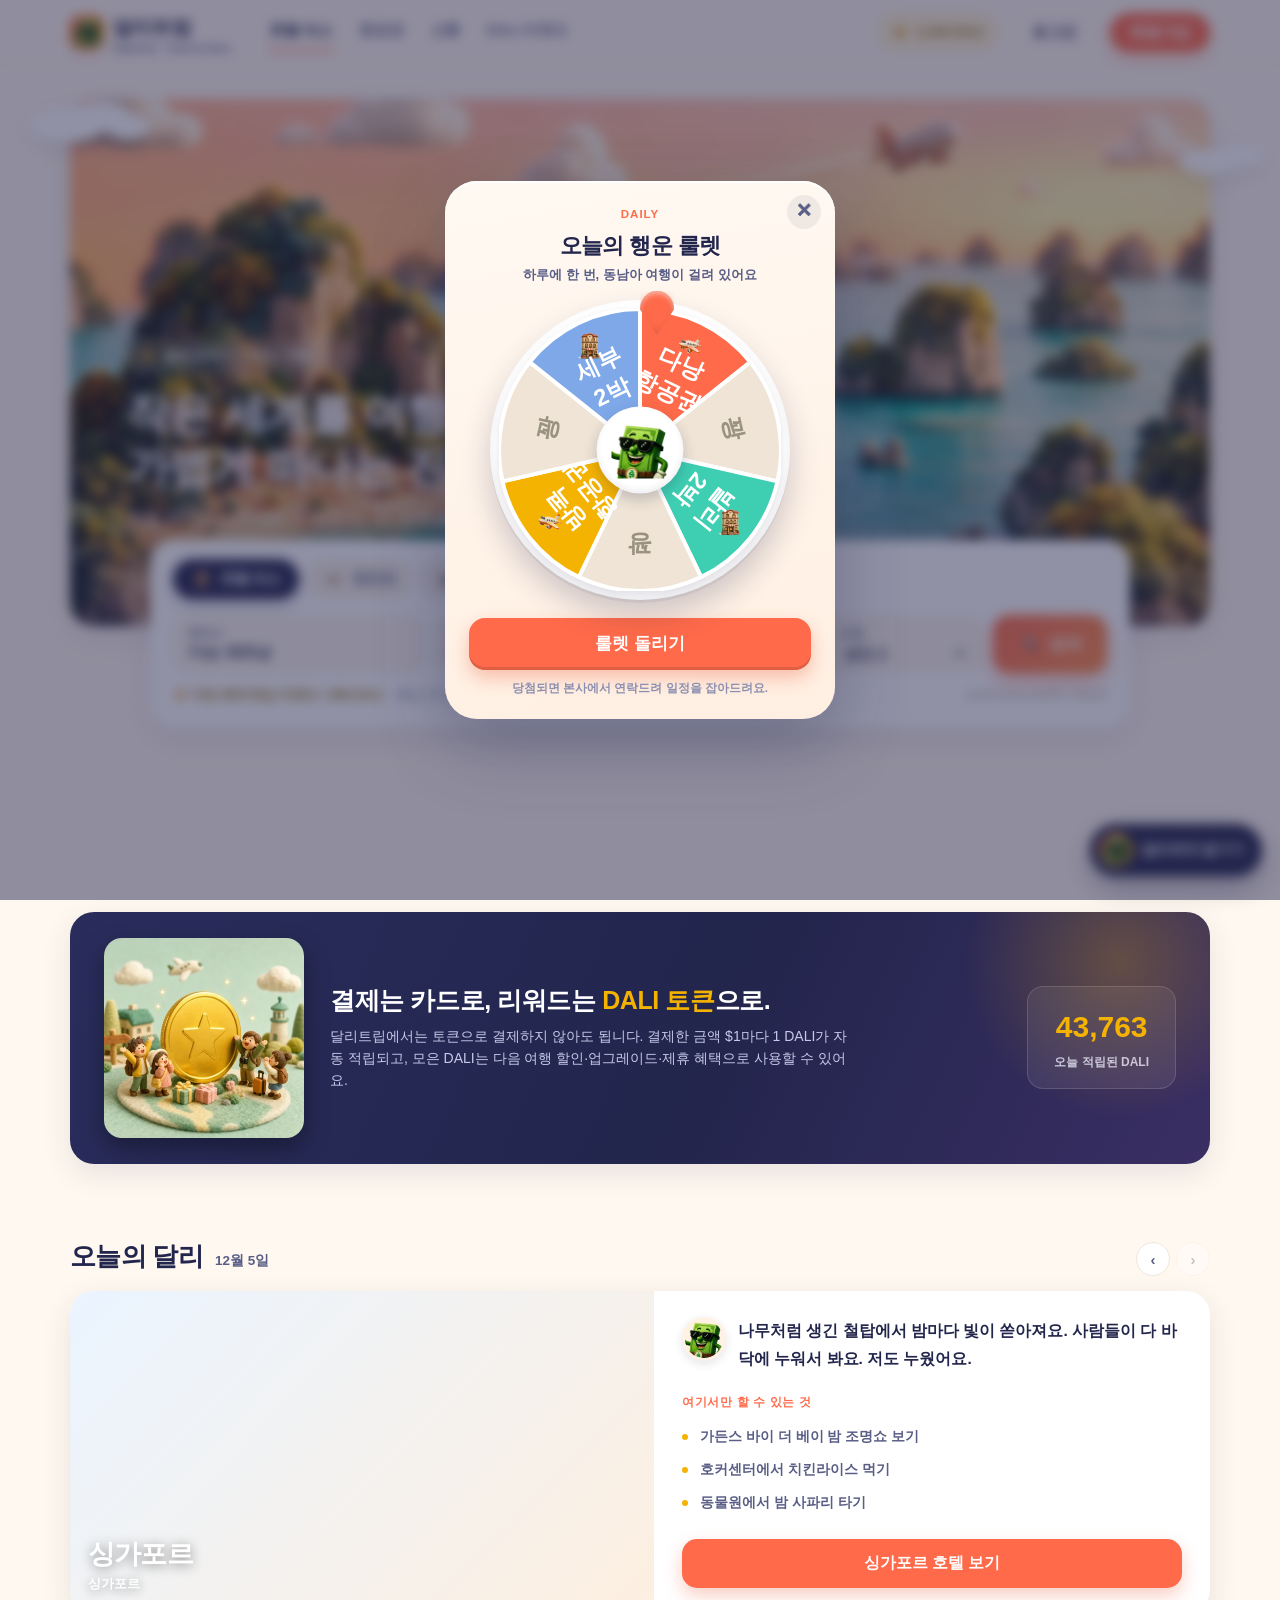
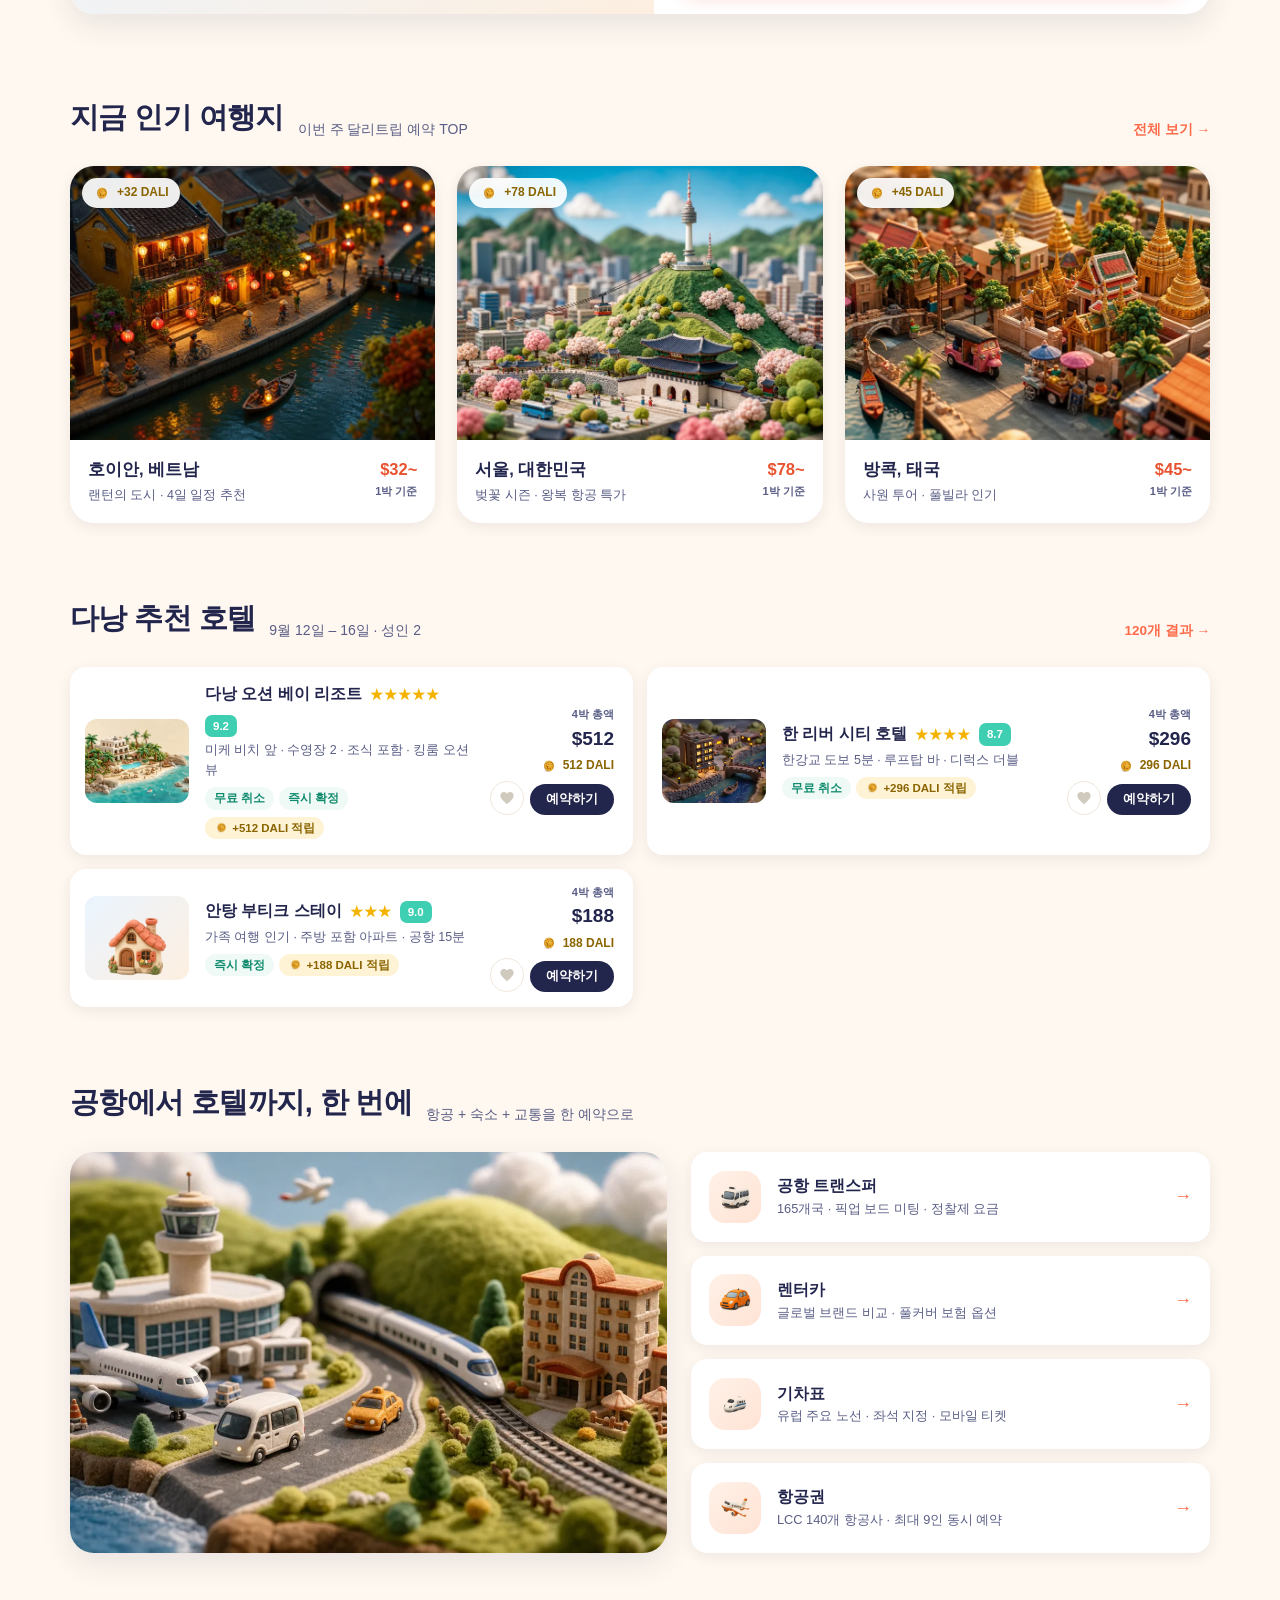
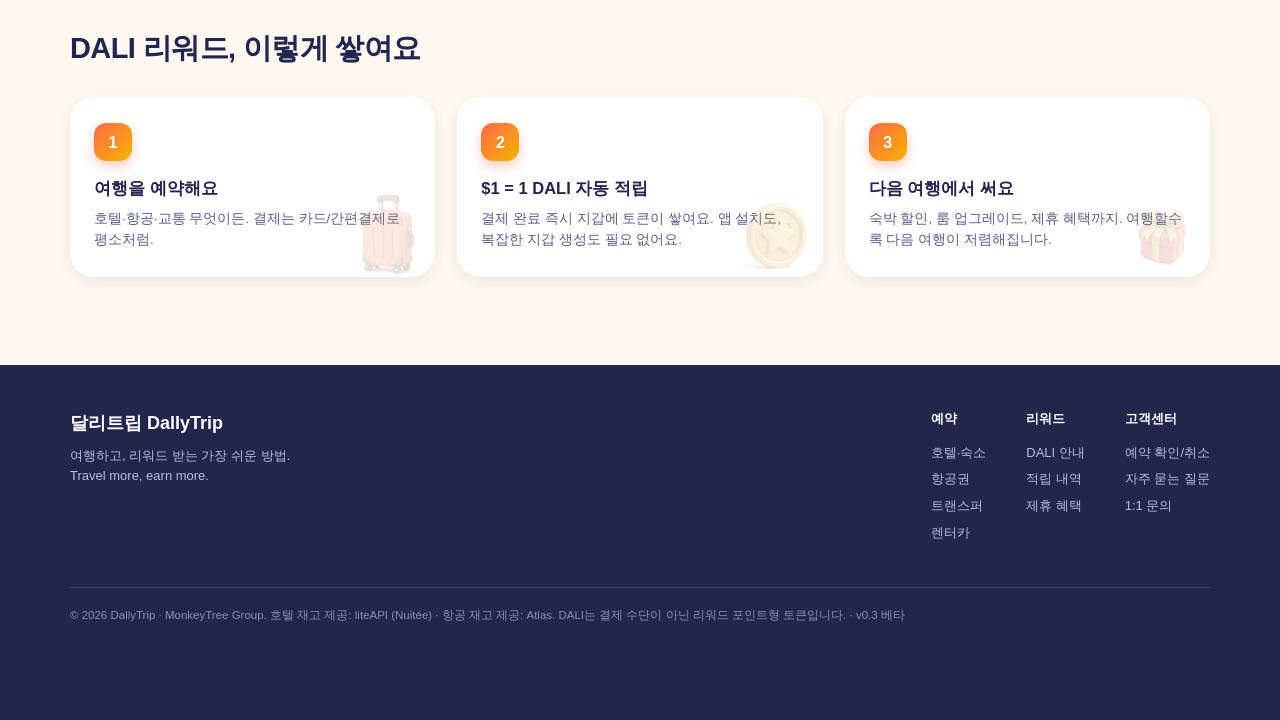
<file: index.html>
<!DOCTYPE html>
<html lang="ko">
<head>
<meta charset="UTF-8">
<meta name="viewport" content="width=device-width, initial-scale=1.0">
<link rel="icon" type="image/png" href="icons/favicon.png">
<title>달리트립 DallyTrip — 여행하고, 리워드 받고</title>
<style>
  :root{
    --ink:#22254C; --ink-soft:#5A5E86; --cream:#FFF8F0; --card:#FFFFFF;
    --coral:#FF6B4A; --coral-deep:#E8532F; --gold:#F5B301; --mint:#3ECFB2;
    --sky:#EAF4FF; --line:#F0E7DB;
    --r-lg:24px; --r-md:16px; --r-sm:10px;
    --shadow:0 10px 30px rgba(34,37,76,.10);
    --shadow-sm:0 4px 14px rgba(34,37,76,.08);
  }
  *{margin:0;padding:0;box-sizing:border-box}
  html{scroll-behavior:smooth}
  body{
    font-family:'Pretendard Variable',Pretendard,-apple-system,BlinkMacSystemFont,'Noto Sans KR','Segoe UI',sans-serif;
    background:var(--cream); color:var(--ink); line-height:1.6; overflow-x:hidden;
  }
  img{display:block;max-width:100%}
  button{font-family:inherit;cursor:pointer;border:none}
  a{text-decoration:none;color:inherit}
  .wrap{max-width:1180px;margin:0 auto;padding:0 20px}

  /* ---------- header ---------- */
  header{
    position:sticky;top:0;z-index:50;
    background:rgba(255,248,240,.85); backdrop-filter:blur(14px);
    border-bottom:1px solid var(--line);
  }
  .nav{display:flex;align-items:center;gap:28px;height:64px}
  .logo{display:flex;align-items:center;gap:9px;font-weight:800;font-size:20px;letter-spacing:-.3px}
  .logo .mark{
    width:34px;height:34px;border-radius:11px;
    background:linear-gradient(135deg,var(--coral),var(--gold));
    display:grid;place-items:center;color:#fff;font-size:17px;
    box-shadow:0 4px 10px rgba(255,107,74,.35);
    animation:bob 3.2s ease-in-out infinite;
  }
  .logo .mark img{width:100%;height:100%;object-fit:contain;padding:3px}
  .logo small{font-weight:600;color:var(--ink-soft);font-size:11px;display:block;line-height:1}
  .menu{display:flex;gap:22px;font-weight:600;font-size:14.5px;color:var(--ink-soft);margin-left:8px}
  .menu a{padding:6px 2px;border-bottom:2px solid transparent;transition:.2s}
  .menu a:hover,.menu a.on{color:var(--ink);border-color:var(--coral)}
  .nav-right{margin-left:auto;display:flex;align-items:center;gap:12px}
  .dali-pill{
    display:flex;align-items:center;gap:7px;background:#FFF3D6;border:1px solid #F7DFA0;
    padding:7px 13px;border-radius:999px;font-weight:700;font-size:13.5px;color:#8A6400;
  }
  /* icons/*.webp 는 배경이 투명하다. cover/border-radius/box-shadow 를 쓰면
     보이지 않는 사각형에 그림자가 생기므로 contain + drop-shadow 로 형태를 살린다. */
  .coin{
    width:18px;height:18px;flex:none;object-fit:contain;
    animation:spin-y 4s linear infinite;
  }
  .ic{width:22px;height:22px;object-fit:contain;display:inline-block;vertical-align:-5px;
      filter:drop-shadow(0 1px 2px rgba(34,37,76,.22))}
  .ic-xs{width:15px;height:15px;object-fit:contain;display:inline-block;vertical-align:-3px}
  .btn{
    background:var(--coral);color:#fff;font-weight:700;font-size:14.5px;
    padding:10px 20px;border-radius:999px;transition:.2s;box-shadow:0 6px 16px rgba(255,107,74,.35);
  }
  .btn:hover{background:var(--coral-deep);transform:translateY(-1px)}
  .btn.ghost{background:transparent;color:var(--ink);box-shadow:none;border:1.5px solid var(--line)}

  /* ---------- hero ---------- */
  .hero{position:relative;padding:34px 0 120px}
  .hero-stage{
    position:relative;border-radius:var(--r-lg);overflow:hidden;box-shadow:var(--shadow);
    aspect-ratio:16/7.4; min-height:340px;
  }
  .hero-stage > img{width:100%;height:100%;object-fit:cover;transform:scale(1.02);animation:slow-pan 22s ease-in-out infinite alternate}
  .hero-stage::after{ /* tilt-shift vignette */
    content:"";position:absolute;inset:0;
    background:linear-gradient(to bottom,rgba(255,248,240,.28),transparent 30%,transparent 62%,rgba(34,37,76,.38));
    pointer-events:none;
  }
  .hero-copy{position:absolute;left:clamp(20px,5vw,56px);bottom:clamp(66px,10vw,96px);color:#fff;z-index:2;text-shadow:0 2px 18px rgba(20,22,50,.45)}
  .hero-copy .eyebrow{
    display:inline-flex;align-items:center;gap:7px;background:rgba(255,255,255,.18);backdrop-filter:blur(6px);
    border:1px solid rgba(255,255,255,.35);padding:6px 14px;border-radius:999px;font-size:12.5px;font-weight:700;letter-spacing:.4px;margin-bottom:14px;
  }
  .hero-copy h1{font-size:clamp(26px,4.2vw,44px);font-weight:800;letter-spacing:-1px;line-height:1.22}
  .hero-copy p{margin-top:10px;font-size:clamp(13.5px,1.6vw,16.5px);font-weight:500;opacity:.95}
  .cloud{position:absolute;z-index:3;filter:drop-shadow(0 6px 10px rgba(34,37,76,.12));pointer-events:none}
  .cloud svg{display:block}
  .c1{top:26px;left:-40px;animation:drift 34s linear infinite}
  .c2{top:70px;right:-60px;animation:drift-r 46s linear infinite}

  /* ---------- search card ---------- */
  .search-card{
    position:relative;z-index:5;margin:-86px auto 0;max-width:980px;
    background:var(--card);border-radius:var(--r-lg);box-shadow:var(--shadow);
    padding:18px 22px 22px;border:1px solid #fff;
  }
  .tabs{display:flex;gap:6px;flex-wrap:wrap;margin-bottom:16px}
  .tab{
    display:flex;align-items:center;gap:8px;padding:9px 18px;border-radius:999px;
    background:#F6F1E8;color:var(--ink-soft);font-weight:700;font-size:14px;transition:.18s;
  }
  .tab.on{background:var(--ink);color:#fff;box-shadow:0 6px 14px rgba(34,37,76,.25)}
  .fields{display:grid;grid-template-columns:1.35fr 1fr 1fr .85fr auto;gap:10px}
  .field{
    background:#FAF5EC;border:1.5px solid var(--line);border-radius:var(--r-md);
    padding:9px 14px;display:flex;flex-direction:column;gap:1px;transition:.18s;min-width:0;
  }
  .field:focus-within{border-color:var(--coral);background:#fff}
  .field label{font-size:11px;font-weight:800;color:var(--ink-soft);letter-spacing:.4px}
  .field input,.field select{
    border:none;background:transparent;outline:none;font-family:inherit;
    font-size:15px;font-weight:600;color:var(--ink);width:100%;
  }
  .search-go{
    background:linear-gradient(135deg,var(--coral),#FF8E4A);color:#fff;font-weight:800;font-size:15.5px;
    border-radius:var(--r-md);padding:0 26px;display:flex;align-items:center;gap:8px;justify-content:center;
    box-shadow:0 8px 20px rgba(255,107,74,.4);transition:.2s;white-space:nowrap;
  }
  .search-go:hover{transform:translateY(-2px);box-shadow:0 12px 26px rgba(255,107,74,.5)}
  .search-note{margin-top:12px;font-size:12.5px;color:var(--ink-soft);display:flex;align-items:center;gap:7px;flex-wrap:wrap}
  .search-note b{color:#8A6400}
  .powered{margin-left:auto;font-size:11px;color:#B9B0A2;font-weight:600}

  /* ---------- reward strip ---------- */
  .reward-strip{margin:64px 0 0}
  .reward-card{
    display:grid;grid-template-columns:200px 1fr auto;gap:26px;align-items:center;
    background:linear-gradient(115deg,#2A2D5C,#22254C 55%,#3A2E63);
    border-radius:var(--r-lg);padding:26px 34px;color:#fff;box-shadow:var(--shadow);
    position:relative;overflow:hidden;
  }
  .reward-card::before{
    content:"";position:absolute;width:340px;height:340px;border-radius:50%;
    background:radial-gradient(circle,rgba(245,179,1,.25),transparent 65%);
    right:-80px;top:-120px;
  }
  .reward-img{border-radius:18px;overflow:hidden;box-shadow:0 10px 24px rgba(0,0,0,.35);animation:bob 4s ease-in-out infinite}
  .reward-card h3{font-size:clamp(19px,2.4vw,25px);font-weight:800;letter-spacing:-.4px;line-height:1.3}
  .reward-card h3 b{color:var(--gold)}
  .reward-card p{margin-top:8px;font-size:14px;color:#C6C9EA;max-width:520px}
  .reward-stat{text-align:center;background:rgba(255,255,255,.07);border:1px solid rgba(255,255,255,.14);border-radius:var(--r-md);padding:16px 26px}
  .reward-stat .num{font-size:30px;font-weight:800;color:var(--gold);font-variant-numeric:tabular-nums}
  .reward-stat .lbl{font-size:12px;color:#C6C9EA;font-weight:600;margin-top:2px}

  /* ---------- sections ---------- */
  section{padding:72px 0 0}
  .sec-head{display:flex;align-items:flex-end;gap:14px;margin-bottom:26px}
  .sec-head h2{font-size:clamp(21px,2.8vw,29px);font-weight:800;letter-spacing:-.6px}
  .sec-head p{color:var(--ink-soft);font-size:14px;font-weight:500}
  .sec-head .more{margin-left:auto;font-weight:700;font-size:13.5px;color:var(--coral);white-space:nowrap}

  /* destination cards */
  .dest-grid{display:grid;grid-template-columns:repeat(3,1fr);gap:22px}
  .dest{
    background:var(--card);border-radius:var(--r-lg);overflow:hidden;box-shadow:var(--shadow-sm);
    transition:.25s;position:relative;
  }
  .dest:hover{transform:translateY(-6px);box-shadow:var(--shadow)}
  .dest .ph{aspect-ratio:4/3;overflow:hidden;position:relative}
  /* '>' 필수: 배지(.earn) 안의 코인 아이콘까지 카드 크기로 커지는 것을 막는다 */
  .dest .ph > img{width:100%;height:100%;object-fit:cover;transition:transform .6s}
  .dest:hover .ph > img{transform:scale(1.06)}
  .earn{
    position:absolute;top:12px;left:12px;display:flex;align-items:center;gap:6px;
    background:rgba(255,255,255,.92);backdrop-filter:blur(4px);
    padding:5px 11px;border-radius:999px;font-size:12px;font-weight:800;color:#8A6400;
    box-shadow:var(--shadow-sm);
  }
  .dest .body{padding:16px 18px 18px;display:flex;align-items:flex-start;gap:8px}
  .dest h4{font-size:16.5px;font-weight:800}
  .dest .sub{font-size:12.5px;color:var(--ink-soft);font-weight:500;margin-top:2px}
  .dest .price{margin-left:auto;text-align:right}
  .dest .price b{font-size:16.5px;color:var(--coral-deep)}
  .dest .price span{display:block;font-size:11px;color:var(--ink-soft);font-weight:600}

  /* hotel results */
  /* 가로 2장 · 세로 10줄 = 한 페이지 20장. 좁은 화면에서는 한 줄에 하나. */
  .hotel-list{display:grid;gap:14px;grid-template-columns:1fr 1fr}
  @media (max-width:900px){ .hotel-list{grid-template-columns:1fr} }
  .pager{grid-column:1/-1;display:flex;justify-content:center;align-items:center;
    gap:6px;flex-wrap:wrap;margin-top:10px}
  .pager button{min-width:38px;height:38px;padding:0 11px;border-radius:11px;
    background:var(--card);border:1.5px solid var(--line);color:var(--ink-soft);
    font-family:inherit;font-size:14px;font-weight:800;transition:.15s}
  .pager button:hover:not([disabled]){border-color:#FFD9CC;color:var(--ink)}
  .pager button[aria-current="true"]{background:var(--ink);border-color:var(--ink);color:#fff}
  .pager button[disabled]{opacity:.4;cursor:default}
  .pager .of{font-size:13px;font-weight:700;color:var(--ink-soft);margin:0 6px}
  .hotel{
    display:grid;grid-template-columns:104px 1fr auto;gap:16px;align-items:center;
    background:var(--card);border-radius:var(--r-md);padding:14px 18px 14px 14px;
    box-shadow:var(--shadow-sm);transition:.2s;border:1.5px solid transparent;
  }
  .hotel:hover{border-color:#FFD9CC;transform:translateX(4px)}
  .hotel .thumb{
    width:104px;height:84px;border-radius:12px;overflow:hidden;
    display:grid;place-items:center;
    background:linear-gradient(135deg,var(--sky),#FDEFE0);
  }
  .hotel .thumb img{width:100%;height:100%;object-fit:cover}
  .hotel .thumb img.icon{object-fit:contain;padding:7px} /* 사진이 아닌 아이콘은 잘리지 않게 */
  .hotel .thumb img.fl-logo{object-fit:contain;padding:12px;background:#fff} /* 항공사 로고 */
  .fl-num{font-size:12px;color:var(--ink-soft);font-weight:600}
  .hotel h5{font-size:15.5px;font-weight:800;display:flex;align-items:center;gap:8px;flex-wrap:wrap}
  .stars{color:var(--gold);font-size:12.5px;letter-spacing:1px}
  .rating{
    background:var(--mint);color:#fff;font-size:11.5px;font-weight:800;
    padding:2px 8px;border-radius:7px;
  }
  .hotel .meta{font-size:12.5px;color:var(--ink-soft);font-weight:500;margin-top:3px}
  .hotel .tag{display:inline-block;background:#EFFAF6;color:#0F8A6D;font-size:11.5px;font-weight:700;padding:2px 9px;border-radius:999px;margin-top:7px;margin-right:5px}
  .hotel .tag.warn{background:#FFF3D6;color:#8A6400}
  .hotel .right{text-align:right}
  .hotel .right .from{font-size:11px;color:var(--ink-soft);font-weight:600}
  .hotel .right b{font-size:19px;color:var(--ink)}
  .hotel .right .dali{font-size:12px;color:#8A6400;font-weight:800;margin-top:2px;display:flex;align-items:center;gap:5px;justify-content:flex-end}
  .hotel .book{margin-top:8px;background:var(--ink);color:#fff;font-size:12.5px;font-weight:700;padding:7px 16px;border-radius:999px;transition:.2s}
  .hotel .book:hover{background:var(--coral)}

  /* transport */
  .trans-grid{display:grid;grid-template-columns:1.15fr 1fr;gap:24px;align-items:stretch}
  .trans-photo{border-radius:var(--r-lg);overflow:hidden;box-shadow:var(--shadow);min-height:280px}
  .trans-photo > img{width:100%;height:100%;object-fit:cover}
  .trans-items{display:grid;gap:14px}
  .trans-item{
    display:flex;gap:16px;align-items:center;background:var(--card);
    border-radius:var(--r-md);padding:16px 18px;box-shadow:var(--shadow-sm);transition:.2s;
  }
  .trans-item:hover{transform:translateY(-3px)}
  .trans-item .emo{
    width:52px;height:52px;border-radius:16px;display:grid;place-items:center;
    background:linear-gradient(135deg,#FFF1E8,#FFE3D4);flex:none;
  }
  .trans-item .emo img{width:100%;height:100%;object-fit:contain;padding:6px}
  .trans-item h5{font-size:15.5px;font-weight:800}
  .trans-item p{font-size:12.8px;color:var(--ink-soft);font-weight:500}
  .trans-item .go{margin-left:auto;color:var(--coral);font-weight:800;font-size:18px}

  /* how it works */
  .steps{display:grid;grid-template-columns:repeat(3,1fr);gap:22px}
  .step{
    background:var(--card);border-radius:var(--r-lg);padding:26px 24px;box-shadow:var(--shadow-sm);
    position:relative;overflow:hidden;
  }
  .step .n{
    width:38px;height:38px;border-radius:12px;display:grid;place-items:center;
    background:linear-gradient(135deg,var(--coral),var(--gold));color:#fff;font-weight:800;font-size:16px;
    margin-bottom:14px;box-shadow:0 5px 12px rgba(255,107,74,.35);
  }
  .step h4{font-size:16.5px;font-weight:800;margin-bottom:6px}
  .step p{font-size:13.5px;color:var(--ink-soft)}
  .step .bg{position:absolute;right:-8px;bottom:-14px;opacity:.16}
  .step .bg img{width:110px}

  /* footer */
  footer{margin-top:88px;background:var(--ink);color:#B9BCE0;padding:44px 0 96px}
  .foot{display:flex;gap:40px;flex-wrap:wrap;font-size:13px}
  .foot .brand{color:#fff;font-weight:800;font-size:18px;margin-bottom:8px}
  .foot .col h6{color:#fff;font-size:13px;font-weight:800;margin-bottom:10px}
  .foot .col a{display:block;padding:3px 0;color:#B9BCE0}
  .foot .col a:hover{color:#fff}
  .foot .legal{flex-basis:100%;border-top:1px solid rgba(255,255,255,.12);padding-top:18px;font-size:11.5px;color:#8B8EB8}

  /* mobile bottom nav */
  .bottom-nav{
    display:none;position:fixed;left:0;right:0;bottom:0;z-index:60;
    background:rgba(255,255,255,.92);backdrop-filter:blur(14px);
    border-top:1px solid var(--line);padding:8px 6px calc(8px + env(safe-area-inset-bottom));
  }
  .bottom-nav .bn{
    flex:1;display:flex;flex-direction:column;align-items:center;gap:2px;
    font-size:10.5px;font-weight:700;color:var(--ink-soft);
  }
  .bottom-nav .bn.on{color:var(--coral)}

  /* reveal on scroll */
  .rv{opacity:0;transform:translateY(26px);transition:opacity .7s ease,transform .7s ease}
  .rv.show{opacity:1;transform:none}

  @keyframes bob{0%,100%{transform:translateY(0)}50%{transform:translateY(-6px)}}
  @keyframes spin-y{0%{transform:rotateY(0)}100%{transform:rotateY(360deg)}}
  @keyframes drift{0%{transform:translateX(-10vw)}100%{transform:translateX(110vw)}}
  @keyframes drift-r{0%{transform:translateX(10vw)}100%{transform:translateX(-110vw)}}
  @keyframes slow-pan{0%{transform:scale(1.02) translateX(0)}100%{transform:scale(1.08) translateX(-1.5%)}}

  /* ---------- responsive ---------- */
  @media (max-width:960px){
    .fields{grid-template-columns:1fr 1fr}
    .search-go{grid-column:1/-1;padding:14px}
    .dest-grid{grid-template-columns:repeat(2,1fr)}
    .reward-card{grid-template-columns:1fr;text-align:center;gap:18px}
    .reward-img{max-width:220px;margin:0 auto}
    .reward-card p{margin-inline:auto}
    .trans-grid{grid-template-columns:1fr}
    .steps{grid-template-columns:1fr}
  }
  @media (max-width:640px){
    .menu{display:none}
    .nav-right .btn{display:none}
    .hero{padding-top:16px}
    .hero-stage{aspect-ratio:4/5;min-height:420px}
    .hero-copy{bottom:110px}
    .fields{grid-template-columns:1fr}
    .dest-grid{grid-template-columns:1fr}
    .hotel{grid-template-columns:1fr;text-align:left}
    .hotel .thumb{width:100%;height:120px}
    .hotel .right{text-align:left;display:flex;align-items:center;gap:12px;flex-wrap:wrap}
    .hotel .right .dali{justify-content:flex-start}
    .bottom-nav{display:flex}
    footer{padding-bottom:120px}
  }
</style>
</head>
<body>

<header>
  <div class="wrap nav">
    <a class="logo" href="#">
      <span class="mark"><img src="icons/dally-face.webp" alt="달리"></span>
      <span>달리트립<small>DallyTrip · Travel & Earn</small></span>
    </a>
    <nav class="menu">
      <a href="#stay" class="on">호텔·숙소</a>
      <a href="#stay">항공권</a>
      <a href="#move">교통</a>
      <a href="#reward">DALI 리워드</a>
    </nav>
    <div class="nav-right" id="navRight">
      <div class="dali-pill" id="daliPill" style="cursor:pointer"><img class="coin" src="icons/icon-coin.webp" alt=""><span id="daliBal">1,240 DALI</span></div>
      <button class="btn ghost" id="btnLogin">로그인</button>
      <button class="btn" id="btnJoin">회원가입</button>
    </div>
  </div>
</header>

<main class="wrap">

  <!-- HERO -->
  <div class="hero">
    <div class="cloud c1"><svg width="120" height="52" viewBox="0 0 120 52"><g fill="#fff"><ellipse cx="38" cy="34" rx="38" ry="17"/><ellipse cx="72" cy="26" rx="30" ry="15"/><ellipse cx="98" cy="36" rx="22" ry="12"/></g></svg></div>
    <div class="cloud c2"><svg width="90" height="42" viewBox="0 0 90 42"><g fill="#fff" opacity=".95"><ellipse cx="30" cy="27" rx="30" ry="13"/><ellipse cx="60" cy="21" rx="24" ry="12"/></g></svg></div>

    <div class="hero-stage">
      <img src="img/hero-halongbay.webp" alt="미니어처 디오라마 하롱베이">
      <div class="hero-copy">
        <span class="eyebrow"><img class="ic-xs" src="icons/icon-coin.webp" alt=""> 결제 $1마다 1 DALI 적립</span>
        <h1>작은 세계를 여행하듯,<br>가볍게 떠나는 진짜 여행</h1>
        <p>호텔 260만 · LCC 140개 항공사 · 전 세계 실시간 예약 — 예약할수록 쌓이는 토큰 리워드</p>
      </div>
    </div>

    <!-- SEARCH -->
    <div class="search-card rv show">
      <div class="tabs" id="tabs">
        <button class="tab on" data-t="hotel"><img class="ic" src="icons/icon-hotel.webp" alt="">호텔·숙소</button>
        <button class="tab" data-t="flight"><img class="ic" src="icons/icon-plane.webp" alt="">항공권</button>
        <button class="tab" data-t="transfer"><img class="ic" src="icons/icon-van.webp" alt="">트랜스퍼</button>
        <button class="tab" data-t="car"><img class="ic" src="icons/icon-car.webp" alt="">렌터카</button>
      </div>

      <form class="fields" id="searchForm" onsubmit="return false">
        <div class="field">
          <label id="f1l">목적지</label>
          <input id="f1" type="text" placeholder="도시, 호텔 이름" value="다낭, 베트남">
        </div>
        <div class="field">
          <label id="f2l">체크인</label>
          <input id="f2" type="date" value="2026-09-12">
        </div>
        <div class="field">
          <label id="f3l">체크아웃</label>
          <input id="f3" type="date" value="2026-09-16">
        </div>
        <div class="field">
          <label>인원</label>
          <select><option>성인 2</option><option>성인 2 · 아동 1</option><option>성인 1</option><option>성인 3+</option></select>
        </div>
        <button class="search-go"><img class="ic" src="icons/icon-magnifier.webp" alt=""> 검색</button>
      </form>

      <div class="search-note">
        <b><img class="ic-xs" src="icons/icon-coin.webp" alt=""> 이번 예약 예상 리워드 +386 DALI</b> · 취소 수수료 0원 상품 우선 표시
        <span class="powered">powered by liteAPI · Nuitée</span>
      </div>
    </div>
  </div>

  <!-- REWARD STRIP -->
  <div class="reward-strip rv" id="reward">
    <div class="reward-card">
      <div class="reward-img"><img src="img/reward-coin.webp" alt="DALI 토큰"></div>
      <div>
        <h3>결제는 카드로, 리워드는 <b>DALI 토큰</b>으로.</h3>
        <p>달리트립에서는 토큰으로 결제하지 않아도 됩니다. 결제한 금액 $1마다 1 DALI가 자동 적립되고, 모은 DALI는 다음 여행 할인·업그레이드·제휴 혜택으로 사용할 수 있어요.</p>
      </div>
      <div class="reward-stat">
        <div class="num" id="counter">0</div>
        <div class="lbl">오늘 적립된 DALI</div>
      </div>
    </div>
  </div>

  <!-- DESTINATIONS -->
  <section id="dest" class="rv">
    <div class="sec-head">
      <h2>지금 인기 여행지</h2>
      <p>이번 주 달리트립 예약 TOP</p>
      <a class="more" href="#">전체 보기 →</a>
    </div>
    <div class="dest-grid">
      <article class="dest">
        <div class="ph"><span class="earn"><img class="coin" src="icons/icon-coin.webp" alt="">+32 DALI</span><img src="img/dest-hoian.webp" alt="호이안"></div>
        <div class="body">
          <div><h4>호이안, 베트남</h4><div class="sub">랜턴의 도시 · 4일 일정 추천</div></div>
          <div class="price"><b>$32~</b><span>1박 기준</span></div>
        </div>
      </article>
      <article class="dest">
        <div class="ph"><span class="earn"><img class="coin" src="icons/icon-coin.webp" alt="">+78 DALI</span><img src="img/dest-seoul.webp" alt="서울"></div>
        <div class="body">
          <div><h4>서울, 대한민국</h4><div class="sub">벚꽃 시즌 · 왕복 항공 특가</div></div>
          <div class="price"><b>$78~</b><span>1박 기준</span></div>
        </div>
      </article>
      <article class="dest">
        <div class="ph"><span class="earn"><img class="coin" src="icons/icon-coin.webp" alt="">+45 DALI</span><img src="img/dest-bangkok.webp" alt="방콕"></div>
        <div class="body">
          <div><h4>방콕, 태국</h4><div class="sub">사원 투어 · 풀빌라 인기</div></div>
          <div class="price"><b>$45~</b><span>1박 기준</span></div>
        </div>
      </article>
    </div>
  </section>

  <!-- HOTEL RESULTS PREVIEW -->
  <section id="stay" class="rv">
    <div class="sec-head">
      <h2 id="stayTitle">다낭 추천 호텔</h2>
      <p id="staySub">9월 12일 – 16일 · 성인 2</p>
      <a class="more" href="#" id="stayMore">120개 결과 →</a>
    </div>
    <div class="hotel-list" id="hotelList">
      <article class="hotel">
        <div class="thumb"><img src="icons/thumb-beach-resort.webp" alt=""></div>
        <div>
          <h5>다낭 오션 베이 리조트 <span class="stars">★★★★★</span> <span class="rating">9.2</span></h5>
          <div class="meta">미케 비치 앞 · 수영장 2 · 조식 포함 · 킹룸 오션뷰</div>
          <div><span class="tag">무료 취소</span><span class="tag">즉시 확정</span><span class="tag warn"><img class="ic-xs" src="icons/icon-coin.webp" alt=""> +512 DALI 적립</span></div>
        </div>
        <div class="right">
          <div class="from">4박 총액</div><b>$512</b>
          <div class="dali"><img class="coin" src="icons/icon-coin.webp" alt="">512 DALI</div>
          <button class="book">예약하기</button>
        </div>
      </article>
      <article class="hotel">
        <div class="thumb"><img src="icons/thumb-city-hotel.webp" alt=""></div>
        <div>
          <h5>한 리버 시티 호텔 <span class="stars">★★★★</span> <span class="rating">8.7</span></h5>
          <div class="meta">한강교 도보 5분 · 루프탑 바 · 디럭스 더블</div>
          <div><span class="tag">무료 취소</span><span class="tag warn"><img class="ic-xs" src="icons/icon-coin.webp" alt=""> +296 DALI 적립</span></div>
        </div>
        <div class="right">
          <div class="from">4박 총액</div><b>$296</b>
          <div class="dali"><img class="coin" src="icons/icon-coin.webp" alt="">296 DALI</div>
          <button class="book">예약하기</button>
        </div>
      </article>
      <article class="hotel">
        <div class="thumb"><img class="icon" src="icons/icon-house.webp" alt=""></div>
        <div>
          <h5>안탕 부티크 스테이 <span class="stars">★★★</span> <span class="rating">9.0</span></h5>
          <div class="meta">가족 여행 인기 · 주방 포함 아파트 · 공항 15분</div>
          <div><span class="tag">즉시 확정</span><span class="tag warn"><img class="ic-xs" src="icons/icon-coin.webp" alt=""> +188 DALI 적립</span></div>
        </div>
        <div class="right">
          <div class="from">4박 총액</div><b>$188</b>
          <div class="dali"><img class="coin" src="icons/icon-coin.webp" alt="">188 DALI</div>
          <button class="book">예약하기</button>
        </div>
      </article>
    </div>
  </section>

  <!-- TRANSPORT -->
  <section id="move" class="rv">
    <div class="sec-head">
      <h2>공항에서 호텔까지, 한 번에</h2>
      <p>항공 + 숙소 + 교통을 한 예약으로</p>
    </div>
    <div class="trans-grid">
      <div class="trans-photo"><img src="img/scene-transport.webp" alt="미니어처 교통 디오라마"></div>
      <div class="trans-items">
        <div class="trans-item">
          <div class="emo"><img src="icons/icon-van.webp" alt=""></div>
          <div><h5>공항 트랜스퍼</h5><p>165개국 · 픽업 보드 미팅 · 정찰제 요금</p></div>
          <div class="go">→</div>
        </div>
        <div class="trans-item">
          <div class="emo"><img src="icons/icon-car.webp" alt=""></div>
          <div><h5>렌터카</h5><p>글로벌 브랜드 비교 · 풀커버 보험 옵션</p></div>
          <div class="go">→</div>
        </div>
        <div class="trans-item">
          <div class="emo"><img src="icons/icon-train.webp" alt=""></div>
          <div><h5>기차표</h5><p>유럽 주요 노선 · 좌석 지정 · 모바일 티켓</p></div>
          <div class="go">→</div>
        </div>
        <div class="trans-item">
          <div class="emo"><img src="icons/icon-plane.webp" alt=""></div>
          <div><h5>항공권</h5><p>LCC 140개 항공사 · 최대 9인 동시 예약</p></div>
          <div class="go">→</div>
        </div>
      </div>
    </div>
  </section>

  <!-- HOW IT WORKS -->
  <section class="rv">
    <div class="sec-head">
      <h2>DALI 리워드, 이렇게 쌓여요</h2>
    </div>
    <div class="steps">
      <div class="step">
        <div class="n">1</div>
        <h4>여행을 예약해요</h4>
        <p>호텔·항공·교통 무엇이든. 결제는 카드/간편결제로 평소처럼.</p>
        <div class="bg"><img src="icons/icon-suitcase.webp" alt=""></div>
      </div>
      <div class="step">
        <div class="n">2</div>
        <h4>$1 = 1 DALI 자동 적립</h4>
        <p>결제 완료 즉시 지갑에 토큰이 쌓여요. 앱 설치도, 복잡한 지갑 생성도 필요 없어요.</p>
        <div class="bg"><img src="icons/icon-coin.webp" alt=""></div>
      </div>
      <div class="step">
        <div class="n">3</div>
        <h4>다음 여행에서 써요</h4>
        <p>숙박 할인, 룸 업그레이드, 제휴 혜택까지. 여행할수록 다음 여행이 저렴해집니다.</p>
        <div class="bg"><img src="icons/icon-gift.webp" alt=""></div>
      </div>
    </div>
  </section>
</main>

<footer>
  <div class="wrap foot">
    <div style="flex:1.4;min-width:220px">
      <div class="brand">달리트립 DallyTrip</div>
      <p>여행하고, 리워드 받는 가장 쉬운 방법.<br>Travel more, earn more.</p>
    </div>
    <div class="col"><h6>예약</h6><a href="#">호텔·숙소</a><a href="#">항공권</a><a href="#">트랜스퍼</a><a href="#">렌터카</a></div>
    <div class="col"><h6>리워드</h6><a href="#">DALI 안내</a><a href="#">적립 내역</a><a href="#">제휴 혜택</a></div>
    <div class="col"><h6>고객센터</h6><a href="#">예약 확인/취소</a><a href="#">자주 묻는 질문</a><a href="#">1:1 문의</a></div>
    <div class="legal">© 2026 DallyTrip · MonkeyTree Group. 호텔 재고 제공: liteAPI (Nuitée) · 항공 재고 제공: Atlas. DALI는 결제 수단이 아닌 리워드 포인트형 토큰입니다. · v0.3 베타</div>
  </div>
</footer>

<!-- mobile bottom nav -->
<nav class="bottom-nav">
  <a class="bn on" href="#"><img class="ic" src="icons/icon-house.webp" alt="">홈</a>
  <a class="bn" href="#stay"><img class="ic" src="icons/icon-hotel.webp" alt="">숙소</a>
  <a class="bn" href="#stay"><img class="ic" src="icons/icon-plane.webp" alt="">항공</a>
  <a class="bn" href="#move"><img class="ic" src="icons/icon-van.webp" alt="">교통</a>
  <a class="bn" href="#reward"><img class="ic" src="icons/icon-coin.webp" alt="">리워드</a>
</nav>

<script>
  // tab switching — 공급사 검색 파라미터 구조에 대응
  const cfg={
    hotel:   {f1:['목적지','도시, 호텔 이름','다낭, 베트남'], f2:['체크인','date'], f3:['체크아웃','date']},
    flight:  {f1:['출발지 → 도착지','ICN → DAD','인천 ICN → 다낭 DAD'], f2:['가는 날','date'], f3:['오는 날','date']},
    transfer:{f1:['픽업 장소','공항, 호텔','다낭 국제공항 DAD'], f2:['픽업 날짜','date'], f3:['픽업 시간','time']},
    car:     {f1:['수령 장소','도시, 공항','다낭 시내'], f2:['수령일','date'], f3:['반납일','date']}
  };
  document.getElementById('tabs').addEventListener('click',e=>{
    const t=e.target.closest('.tab'); if(!t) return;
    document.querySelectorAll('.tab').forEach(x=>x.classList.toggle('on',x===t));
    const c=cfg[t.dataset.t];
    const f1=document.getElementById('f1'), f1l=document.getElementById('f1l');
    f1l.textContent=c.f1[0]; f1.placeholder=c.f1[1]; f1.value=c.f1[2];
    document.getElementById('f2l').textContent=c.f2[0]; document.getElementById('f2').type=c.f2[1];
    document.getElementById('f3l').textContent=c.f3[0]; document.getElementById('f3').type=c.f3[1];
  });

  // scroll reveal
  const io=new IntersectionObserver(es=>es.forEach(x=>x.isIntersecting&&x.target.classList.add('show')),{threshold:.12});
  document.querySelectorAll('.rv').forEach(el=>io.observe(el));

  // DALI counter
  const el=document.getElementById('counter'); let started=false;
  new IntersectionObserver(es=>{
    if(es[0].isIntersecting&&!started){started=true;
      const target=48210, t0=performance.now();
      const tick=t=>{const p=Math.min(1,(t-t0)/1800), e2=1-Math.pow(1-p,3);
        el.textContent=Math.round(target*e2).toLocaleString(); if(p<1)requestAnimationFrame(tick);};
      requestAnimationFrame(tick);
    }
  },{threshold:.4}).observe(el);

  // ── 호텔 검색 → Supabase Edge Function(hotels-search) 연동 ──
  // 함수가 liteAPI로 실시간 검색한다. LITEAPI_KEY 미등록 시에만 샘플 데이터로 내려온다
  const DT_API={
    url:'https://hzwxeyxnlpmauyeqscim.supabase.co/functions/v1/hotels-search',
    key:'eyJhbGciOiJIUzI1NiIsInR5cCI6IkpXVCJ9.eyJpc3MiOiJzdXBhYmFzZSIsInJlZiI6Imh6d3hleXhubHBtYXV5ZXFzY2ltIiwicm9sZSI6ImFub24iLCJpYXQiOjE3ODYwODM1NzMsImV4cCI6MjEwMTY1OTU3M30.ccyV9CPuAfR1OvvgjIgaDORkKMNjPNeoyiHbLoKQGF4' // 공개용 anon 키 (브라우저 노출 가능)
  };
  const nightsBetween=(a,b)=>{const d=(new Date(b)-new Date(a))/86400000;return d>0?Math.round(d):1};
  const esc=s=>String(s??'').replace(/[&<>"']/g,c=>({'&':'&amp;','<':'&lt;','>':'&gt;','"':'&quot;',"'":'&#39;'}[c]));
  function hotelCard(h,nights){
    const stars='★'.repeat(Math.max(0,Math.min(5,Math.round(h.stars||0))));
    const tags=(h.tags||[]).map(t=>`<span class="tag">${esc(t)}</span>`).join('');
    const thumb=esc(h.thumb||'icons/icon-hotel.webp');
    const thumbCls=thumb.includes('/icon-')?'icon':''; // 사진이 아닌 아이콘이면 잘리지 않게
    return `<article class="hotel" data-hotel="${esc(h.id||'')}" style="cursor:pointer">
      <div class="thumb"><img class="${thumbCls}" src="${thumb}" alt=""></div>
      <div>
        <h5>${esc(h.name)} ${stars?`<span class="stars">${stars}</span>`:''} ${h.rating?`<span class="rating">${esc(h.rating)}</span>`:''}</h5>
        <div class="meta">${esc(h.meta)}</div>
        <div>${tags}<span class="tag warn"><img class="ic-xs" src="icons/icon-coin.webp" alt=""> +${esc(h.dali)} DALI 적립</span></div>
      </div>
      <div class="right">
        <div class="from">${nights}박 총액</div><b>$${Number(h.total_usd).toLocaleString()}</b>
        <div class="dali"><img class="coin" src="icons/icon-coin.webp" alt="">${esc(h.dali)} DALI</div>
        <button class="book" data-offer="${esc(h.offerId||'')}">예약하기</button>
      </div>
    </article>`;
  }
  // 항공권 카드 (Atlas — 같은 도메인의 /api/flights/search 가 응답)
  const parseDur=iso=>{const m=/PT(?:(\d+)H)?(?:(\d+)M)?/.exec(iso||'');if(!m||(!m[1]&&!m[2]))return '';
    return [m[1]?m[1]+'시간':'',m[2]?m[2]+'분':''].filter(Boolean).join(' ')};
  function flightCard(f){
    const dali=Math.round(f.price);
    const logo=f.airlineLogo
      ? `<img class="fl-logo" src="${esc(f.airlineLogo)}" alt="">`
      : `<img class="icon" src="icons/icon-plane.webp" alt="">`;
    const stops=f.stops===0?'직항':`경유 ${f.stops}회`;
    return `<article class="hotel">
      <div class="thumb"><img class="${f.airlineLogo?'fl-logo':'icon'}" src="${esc(f.airlineLogo||'icons/icon-plane.webp')}" alt=""></div>
      <div>
        <h5>${esc(f.airlineName||f.airline||'항공사')} <span class="fl-num">${esc(f.flightNumber||'')}</span></h5>
        <div class="meta">${esc(f.departTime||'')} → ${esc(f.arriveTime||'')}${parseDur(f.duration)?' · '+parseDur(f.duration):''} · ${stops}</div>
        <div>${f.baggageInfo?`<span class="tag">${esc(f.baggageInfo)}</span>`:''}<span class="tag warn"><img class="ic-xs" src="icons/icon-coin.webp" alt=""> +${dali} DALI 적립</span></div>
      </div>
      <div class="right">
        <div class="from">총액</div><b>$${Number(f.price).toLocaleString()}</b>
        <div class="dali"><img class="coin" src="icons/icon-coin.webp" alt="">${dali} DALI</div>
        <button class="book" data-offer="${esc(f.offerId||'')}">예약하기</button>
      </div>
    </article>`;
  }
  // ── 목록 페이지 넘김 ────────────────────────────────────────
  // 한 페이지에 가로 2 × 세로 10 = 20장. 결과가 그보다 많으면 아래에 페이지 버튼이 붙는다.
  const PER_PAGE=20;
  const listState={items:[],draw:null,page:0,empty:''};

  function pagerHTML(page,pages){
    if(pages<2)return '';
    // 페이지가 많아도 버튼이 줄바꿈으로 넘치지 않게 현재 쪽 주변만 보여준다
    const from=Math.max(0,Math.min(page-2,pages-5)), to=Math.min(pages,Math.max(5,page+3));
    let out='<nav class="pager" aria-label="호텔 목록 페이지">';
    out+=`<button data-go="${page-1}" ${page===0?'disabled':''} aria-label="이전 페이지">‹</button>`;
    for(let i=from;i<to;i++)
      out+=`<button data-go="${i}" aria-current="${i===page}">${i+1}</button>`;
    out+=`<button data-go="${page+1}" ${page>=pages-1?'disabled':''} aria-label="다음 페이지">›</button>`;
    out+=`<span class="of">${pages}쪽 중 ${page+1}쪽</span></nav>`;
    return out;
  }

  function paintList(){
    const {items,draw,page,empty}=listState;
    const box=document.getElementById('hotelList');
    if(!items.length){box.innerHTML=empty;return}
    const pages=Math.ceil(items.length/PER_PAGE);
    box.innerHTML=items.slice(page*PER_PAGE,(page+1)*PER_PAGE).map(draw).join('')+pagerHTML(page,pages);
  }

  function showList(items,draw,empty){
    listState.items=items; listState.draw=draw; listState.page=0; listState.empty=empty;
    paintList();
  }

  document.getElementById('hotelList').addEventListener('click',e=>{
    const b=e.target.closest('.pager button[data-go]');
    if(!b||b.disabled)return;
    listState.page=+b.dataset.go;
    paintList();
    document.getElementById('stay').scrollIntoView({behavior:'smooth'});
  });

  async function searchFlights(){
    // 로컬 미리보기에는 /api 가 없으므로 실서버로 보낸다
    const API=/^https?:\/\/(localhost|127\.0\.0\.1)/.test(location.origin)?'https://dallytrip.com':'';
    const codes=(document.getElementById('f1').value.toUpperCase().match(/\b[A-Z]{3}\b/g)||[]);
    if(codes.length<2){alert('출발지와 도착지의 공항 코드를 함께 적어주세요.\n예: 인천 ICN → 다낭 DAD');return}
    const [from,to]=codes;
    const date=document.getElementById('f2').value;
    const adults=parseInt((document.querySelector('.field select').value.match(/성인\s*(\d+)/)||[])[1]||'1',10);
    if(!date){alert('가는 날을 선택해주세요.');return}
    const go=document.querySelector('.search-go'); const orig=go.innerHTML;
    go.innerHTML='검색 중…'; go.disabled=true;
    try{
      const r=await fetch(`${API}/api/flights/search?from=${from}&to=${to}&date=${date}&adults=${adults}`);
      const data=await r.json();
      if(data.error) throw new Error(data.error);
      const list=data.results||[];
      showList(list,flightCard,
        '<p style="color:var(--ink-soft);font-weight:600;padding:8px 4px">해당 날짜의 항공편을 찾지 못했어요. 다른 날짜로 검색해보세요.</p>');
      document.getElementById('stayTitle').textContent=`${from} → ${to} 항공권`;
      document.getElementById('staySub').textContent=`${date} · 성인 ${adults} · 편도`;
      document.getElementById('stayMore').textContent=`${list.length}개 결과 →`;
      document.getElementById('stay').scrollIntoView({behavior:'smooth'});
    }catch(err){
      alert('항공권 검색에 실패했어요. 잠시 후 다시 시도해주세요.\n('+err.message+')');
    }finally{go.innerHTML=orig;go.disabled=false}
  }
  async function runSearch(){
    const tab=document.querySelector('.tab.on')?.dataset.t;
    if(tab==='flight') return searchFlights();
    if(tab!=='hotel'){alert('트랜스퍼·렌터카 검색은 오픈 준비 중입니다!');return}
    const destination=document.getElementById('f1').value.trim();
    const checkin=document.getElementById('f2').value, checkout=document.getElementById('f3').value;
    const adults=parseInt((document.querySelector('.field select').value.match(/성인\s*(\d+)/)||[])[1]||'2',10);
    if(!destination||!checkin||!checkout){alert('목적지와 날짜를 입력해주세요.');return}
    const go=document.querySelector('.search-go'); const orig=go.innerHTML;
    go.innerHTML='검색 중…'; go.disabled=true;
    try{
      const r=await fetch(DT_API.url,{method:'POST',
        headers:{'Content-Type':'application/json','Authorization':'Bearer '+DT_API.key,'apikey':DT_API.key},
        body:JSON.stringify({destination,checkin,checkout,adults})});
      const data=await r.json();
      if(!r.ok||data.error) throw new Error(data.error||('HTTP '+r.status));
      const nights=nightsBetween(checkin,checkout);
      const hotels=data.hotels||[];
      showList(hotels,h=>hotelCard(h,nights),
        '<p style="color:var(--ink-soft);font-weight:600;padding:8px 4px">조건에 맞는 호텔을 찾지 못했어요. 다른 날짜나 목적지로 검색해보세요.</p>');
      document.getElementById('stayTitle').textContent=(destination.split(',')[0]||destination)+' 추천 호텔';
      document.getElementById('staySub').textContent=`${checkin} ~ ${checkout} · 성인 ${adults}`+(data.source==='mock'?' · 샘플 데이터':'');
      document.getElementById('stayMore').textContent=`${hotels.length}개 결과 →`;
      document.getElementById('stay').scrollIntoView({behavior:'smooth'});
    }catch(err){
      alert('검색에 실패했어요. 잠시 후 다시 시도해주세요.\n('+err.message+')');
    }finally{go.innerHTML=orig;go.disabled=false}
  }
  document.getElementById('searchForm').addEventListener('submit',runSearch);
  // 예약 버튼 — 결제 흐름은 다음 단계에서 연결
  // 호텔 카드는 상세 페이지로 보낸다 (항공권 카드는 아직 예약 흐름이 없다)
  document.getElementById('hotelList').addEventListener('click',e=>{
    if(e.target.closest('.favb'))return;                       // 즐겨찾기 하트는 그대로
    const card=e.target.closest('.hotel[data-hotel]');
    if(card){
      const p=new URLSearchParams({id:card.dataset.hotel,
        checkin:document.getElementById('f2').value,
        checkout:document.getElementById('f3').value,
        adults:String((document.querySelector('.field select').value.match(/성인\s*(\d+)/)||[])[1]||2)});
      location.href='hotel?'+p;return;   // Pages가 .html을 확장자 없는 주소로 넘긴다
    }
    if(e.target.closest('.book')) alert('항공권 예약은 곧 열립니다!');
  });
</script>

<!-- ═══════════ 마이 달리 — 회원 영역 v0.3 ═══════════ -->
<style>
  /* 오버레이 공통 */
  .md-dim{position:fixed;inset:0;z-index:90;background:rgba(34,37,76,.45);backdrop-filter:blur(5px);
    display:none;align-items:center;justify-content:center;padding:20px}
  .md-dim.show{display:flex}
  /* 로그인 모달 */
  .md-login{background:var(--card);border-radius:26px;max-width:400px;width:100%;padding:28px 26px 24px;
    text-align:center;box-shadow:0 24px 60px rgba(34,37,76,.35);position:relative}
  .md-login img.dally{width:150px;margin:-86px auto 4px;filter:drop-shadow(0 10px 18px rgba(34,37,76,.25))}
  .md-login h3{font-size:20px;font-weight:800;letter-spacing:-.4px}
  .md-login p{font-size:13.5px;color:var(--ink-soft);margin-top:6px;line-height:1.6}
  .md-login .md-btns{display:flex;flex-direction:column;gap:9px;margin-top:18px}
  .md-lbtn{border-radius:14px;padding:13px;font-weight:800;font-size:14.5px;transition:.15s}
  .md-lbtn:hover{transform:translateY(-1px)}
  .md-lbtn.kakao{background:#FEE500;color:#191600}
  .md-lbtn.google{background:#fff;border:1.5px solid var(--line);color:var(--ink)}
  .md-lbtn.demo{background:var(--ink);color:#fff}
  .md-login .note{font-size:11.5px;color:#B9B0A2;margin-top:12px}
  .md-login .close,.md-page .close{position:absolute;top:14px;right:14px;width:34px;height:34px;border-radius:50%;
    background:var(--surface-2,#F6F1E8);background:#F6F1E8;color:var(--ink-soft);font-size:15px;font-weight:800}
  #mdNameWrap{display:none;margin-top:14px;gap:8px}
  #mdNameWrap.show{display:flex}
  #mdName{flex:1;border:1.5px solid var(--line);border-radius:12px;padding:11px 13px;font-family:inherit;font-size:14.5px;outline:none}
  #mdName:focus{border-color:var(--coral)}
  #mdGo{background:var(--coral);color:#fff;border-radius:12px;padding:0 18px;font-weight:800}

  /* 마이 달리 패널 */
  .md-page{position:fixed;inset:0;z-index:95;background:var(--cream);display:none;overflow-y:auto;
    padding:22px 18px calc(30px + env(safe-area-inset-bottom))}
  .md-page.show{display:block}
  .md-wrap{max-width:760px;margin:0 auto}
  .md-head{display:flex;align-items:center;gap:12px;margin-bottom:18px}
  .md-head img{width:44px;height:44px;border-radius:14px;background:linear-gradient(135deg,var(--coral),var(--gold));padding:3px}
  .md-head h2{font-size:21px;font-weight:800;letter-spacing:-.5px}
  .md-head .sub{font-size:12.5px;color:var(--ink-soft);font-weight:600}
  .md-back{display:none;align-items:center;gap:6px;background:none;color:var(--coral);font-weight:800;font-size:14px;margin-bottom:12px}
  /* 지갑 카드 */
  .md-wallet{background:linear-gradient(115deg,#2A2D5C,#22254C 55%,#3A2E63);border-radius:20px;color:#fff;
    padding:20px 22px;display:flex;align-items:center;gap:14px;box-shadow:var(--shadow)}
  .md-wallet img{width:44px;height:44px}
  .md-wallet .amt{font-size:26px;font-weight:800;color:var(--gold);font-variant-numeric:tabular-nums;line-height:1.1}
  .md-wallet .lbl{font-size:12px;color:#C6C9EA;font-weight:600}
  .md-wallet button{margin-left:auto;background:rgba(255,255,255,.12);border:1px solid rgba(255,255,255,.2);
    color:#fff;border-radius:999px;padding:8px 16px;font-weight:700;font-size:12.5px}
  /* 메뉴 그리드 */
  .md-grid{display:grid;grid-template-columns:repeat(4,1fr);gap:10px;margin-top:14px}
  .md-cell{background:var(--card);border-radius:16px;padding:14px 6px 12px;text-align:center;
    box-shadow:var(--shadow-sm);transition:.18s;cursor:pointer;border:1.5px solid transparent}
  .md-cell:hover{transform:translateY(-3px);border-color:#FFD9CC}
  .md-cell .e{font-size:22px;line-height:1}
  .md-cell img{width:30px;height:30px;object-fit:contain;margin:0 auto}
  .md-cell .t{font-size:12px;font-weight:800;margin-top:6px}
  .md-cell .c{font-size:10.5px;color:var(--ink-soft);font-weight:600}
  /* 섹션 공통 */
  .md-sec{display:none;margin-top:16px}
  .md-sec.show{display:block}
  .md-sec h3{font-size:17px;font-weight:800;margin-bottom:12px;letter-spacing:-.3px}
  .md-card{background:var(--card);border-radius:16px;padding:16px 18px;box-shadow:var(--shadow-sm);margin-bottom:10px}
  .md-empty{text-align:center;padding:26px 14px 22px;background:var(--card);border-radius:18px;box-shadow:var(--shadow-sm)}
  .md-empty img{width:110px;margin:0 auto 8px;opacity:.95}
  .md-empty b{display:block;font-size:15px;margin-bottom:4px}
  .md-empty p{font-size:13px;color:var(--ink-soft);margin-bottom:12px}
  .md-empty button{background:var(--coral);color:#fff;border-radius:999px;padding:9px 18px;font-weight:800;font-size:13px}
  /* 버킷리스트 */
  .md-addrow{display:flex;gap:8px;margin-bottom:12px}
  .md-addrow input[type=text]{flex:1;border:1.5px solid var(--line);border-radius:12px;padding:11px 13px;font-family:inherit;font-size:14px;outline:none;background:#fff}
  .md-addrow input[type=date]{border:1.5px solid var(--line);border-radius:12px;padding:0 10px;font-family:inherit;font-size:13px;background:#fff}
  .md-addrow button{background:var(--ink);color:#fff;border-radius:12px;padding:0 16px;font-weight:800}
  .md-item{display:flex;align-items:center;gap:10px;background:var(--card);border-radius:14px;padding:12px 14px;
    box-shadow:var(--shadow-sm);margin-bottom:8px}
  .md-item .chk{width:22px;height:22px;border-radius:8px;border:2px solid var(--line);background:#fff;font-size:13px;color:#fff;flex:none}
  .md-item.done .chk{background:var(--mint);border-color:var(--mint)}
  .md-item .tx{flex:1;font-weight:600;font-size:14.5px}
  .md-item.done .tx{text-decoration:line-through;color:var(--ink-soft)}
  .md-item .dt{font-size:11.5px;color:var(--ink-soft);font-weight:700;background:#F6F1E8;border-radius:999px;padding:3px 9px}
  .md-item .del{color:#C9553E;font-weight:800;font-size:15px;background:none;padding:4px}
  /* 캘린더 */
  .md-cal{background:var(--card);border-radius:18px;padding:16px;box-shadow:var(--shadow-sm)}
  .md-cal .nav{display:flex;align-items:center;justify-content:space-between;margin-bottom:10px}
  .md-cal .nav b{font-size:15.5px}
  .md-cal .nav button{background:#F6F1E8;border-radius:10px;width:32px;height:32px;font-weight:800;color:var(--ink-soft)}
  .md-cal table{width:100%;border-collapse:collapse;table-layout:fixed}
  .md-cal th{font-size:11px;color:var(--ink-soft);padding:6px 0;font-weight:700}
  .md-cal td{text-align:center;padding:7px 0;font-size:13.5px;font-weight:600;border-radius:10px;position:relative}
  .md-cal td.today{background:var(--ink);color:#fff}
  .md-cal td.mark::after{content:"";position:absolute;left:50%;transform:translateX(-50%);bottom:2px;
    width:5px;height:5px;border-radius:50%;background:var(--coral)}
  .md-cal .legend{font-size:11.5px;color:var(--ink-soft);margin-top:10px;font-weight:600}
  /* 즐겨찾기 하트 — 이모지 대신 SVG (기기별 이모지 렌더링 방지) */
  .favb{background:#fff;border:1.5px solid var(--line);color:#D0C9BD;border-radius:999px;
    width:34px;height:34px;margin-right:6px;transition:.15s;vertical-align:middle;
    display:inline-grid;place-items:center;padding:0}
  .favb svg{width:16px;height:16px;fill:currentColor}
  .favb.on{background:#FCEDE8;border-color:#EBB6A4;color:#E8532F}
  /* 프로필 */
  .md-prof{display:flex;gap:16px;align-items:center}
  .md-prof img{width:74px;height:74px;border-radius:22px;background:linear-gradient(135deg,var(--coral),var(--gold));padding:5px}
  .md-prof input,.md-prof textarea{width:100%;border:1.5px solid var(--line);border-radius:12px;padding:10px 12px;
    font-family:inherit;font-size:14px;outline:none;background:#fff}
  .md-tags{display:flex;flex-wrap:wrap;gap:7px;margin-top:10px}
  .md-tag{border:1.5px solid var(--line);background:#fff;border-radius:999px;padding:7px 13px;font-size:12.5px;font-weight:700;color:var(--ink-soft)}
  .md-tag.on{background:var(--ink);border-color:var(--ink);color:#fff}
  .md-save{background:var(--coral);color:#fff;border-radius:999px;padding:10px 20px;font-weight:800;margin-top:12px}
  /* 원장 */
  .md-led{display:flex;justify-content:space-between;align-items:center;padding:11px 2px;border-bottom:1px solid var(--line);font-size:13.5px}
  .md-led:last-child{border-bottom:none}
  .md-led b{font-variant-numeric:tabular-nums}
  .md-led .plus{color:#0F8A6D}
  /* 설정 */
  .md-set{display:flex;justify-content:space-between;align-items:center;padding:13px 2px;border-bottom:1px solid var(--line)}
  .md-set:last-child{border-bottom:none}
  .md-set .k{font-weight:700;font-size:14.5px}
  .md-set .d{font-size:12px;color:var(--ink-soft)}
  .md-sw{width:46px;height:26px;border-radius:999px;background:#E5DFD3;position:relative;transition:.2s;flex:none}
  .md-sw::after{content:"";position:absolute;top:3px;left:3px;width:20px;height:20px;border-radius:50%;background:#fff;transition:.2s;box-shadow:0 1px 4px rgba(0,0,0,.2)}
  .md-sw.on{background:var(--mint)}
  .md-sw.on::after{left:23px}
  .md-danger{color:#C9553E;font-weight:800;background:none;padding:13px 2px;font-size:14px}
  @media (max-width:640px){ .md-grid{grid-template-columns:repeat(2,1fr)} .md-login img.dally{width:120px;margin-top:-70px} }
  @media (prefers-reduced-motion:reduce){ .md-cell,.md-lbtn,.favb{transition:none} }
</style>

<!-- 로그인 모달 -->
<div class="md-dim" id="mdLoginDim" role="dialog" aria-modal="true" aria-label="로그인">
  <div class="md-login">
    <button class="close" id="mdLoginClose" aria-label="닫기">✕</button>
    <img class="dally" src="icons/dally.webp" alt="달리 캐릭터">
    <h3>달리와 함께 떠나요!</h3>
    <p>여행만 해도 DALI가 쌓이는 달리트립.<br>가입 보너스 <b style="color:#8A6400">100 DALI</b>를 바로 드려요.</p>
    <div class="md-btns">
      <button class="md-lbtn kakao" data-soon>카카오로 3초 만에 시작</button>
      <button class="md-lbtn google" data-soon>Google로 시작</button>
      <button class="md-lbtn demo" id="mdDemoBtn">체험으로 시작하기</button>
    </div>
    <div id="mdNameWrap"><input id="mdName" type="text" maxlength="12" placeholder="달리가 부를 이름 (예: 아이작)"><button id="mdGo">시작</button></div>
    <div class="note">정식 로그인은 오픈 준비 중이에요. 체험 모드의 기록은 이 기기에만 저장됩니다.</div>
  </div>
</div>

<!-- 마이 달리 패널 -->
<div class="md-page" id="mdPage" role="dialog" aria-modal="true" aria-label="마이 달리">
  <div class="md-wrap" style="position:relative">
    <button class="close" id="mdPageClose" aria-label="닫기">✕</button>
    <button class="md-back" id="mdBack">← 마이 달리</button>
    <div class="md-head">
      <img src="icons/dally-face.webp" alt="">
      <div><h2 id="mdHi">마이 달리</h2><div class="sub" id="mdHiSub">오늘도 좋은 여행 준비해요</div></div>
    </div>

    <!-- 홈 -->
    <div class="md-sec show" data-sec="home">
      <div class="md-wallet">
        <img src="icons/icon-coin.webp" alt="">
        <div><div class="amt" id="mdWalletAmt">0 DALI</div><div class="lbl">내 리워드 지갑 · $1 결제 = 1 DALI</div></div>
        <button data-open="payments">내역</button>
      </div>
      <div class="md-grid">
        <div class="md-cell" data-open="bookings"><img src="icons/icon-suitcase.webp" alt=""><div class="t">예약 현황</div><div class="c" id="mdCntBook">0건</div></div>
        <div class="md-cell" data-open="calendar"><img src="icons/icon-plane.webp" alt=""><div class="t">여행 캘린더</div><div class="c">이번 달</div></div>
        <div class="md-cell" data-open="bucket"><img src="icons/icon-magnifier.webp" alt=""><div class="t">버킷리스트</div><div class="c" id="mdCntBucket">0개</div></div>
        <div class="md-cell" data-open="favs"><img src="icons/icon-gift.webp" alt=""><div class="t">즐겨찾기</div><div class="c" id="mdCntFav">0곳</div></div>
        <div class="md-cell" data-open="payments"><img src="icons/icon-coin.webp" alt=""><div class="t">결제·적립 내역</div><div class="c" id="mdCntLed">0건</div></div>
        <div class="md-cell" data-open="history"><img src="icons/icon-train.webp" alt=""><div class="t">지난 여행</div><div class="c">0회</div></div>
        <div class="md-cell" data-open="profile"><img src="icons/dally-face.webp" alt=""><div class="t">프로필 편집</div><div class="c">취향 설정</div></div>
        <div class="md-cell" data-open="settings"><img src="icons/icon-house.webp" alt=""><div class="t">내 설정</div><div class="c">알림·계정</div></div>
      </div>
    </div>

    <!-- 예약 현황 -->
    <div class="md-sec" data-sec="bookings"><h3>예약 현황</h3>
      <div class="md-empty"><img src="icons/dally.webp" alt=""><b>아직 예약이 없어요</b>
        <p>첫 예약을 하면 여기서 일정·바우처를 한눈에 봐요.<br>결제 금액만큼 DALI도 바로 쌓이고요!</p>
        <button id="mdGoSearch">호텔 찾으러 가기</button></div>
    </div>

    <!-- 캘린더 -->
    <div class="md-sec" data-sec="calendar"><h3>여행 캘린더</h3>
      <div class="md-cal">
        <div class="nav"><button id="calPrev" aria-label="이전 달">‹</button><b id="calTitle"></b><button id="calNext" aria-label="다음 달">›</button></div>
        <table><thead><tr><th>일</th><th>월</th><th>화</th><th>수</th><th>목</th><th>금</th><th>토</th></tr></thead><tbody id="calBody"></tbody></table>
        <div class="legend">● 버킷리스트에 적어둔 날짜예요. 예약이 생기면 함께 표시됩니다.</div>
      </div>
    </div>

    <!-- 버킷리스트 -->
    <div class="md-sec" data-sec="bucket"><h3>여행 버킷리스트</h3>
      <div class="md-addrow">
        <input type="text" id="bkText" maxlength="40" placeholder="예: 다낭에서 미케비치 일출 보기">
        <input type="date" id="bkDate" aria-label="예정일(선택)">
        <button id="bkAdd">추가</button>
      </div>
      <div id="bkList"></div>
    </div>

    <!-- 즐겨찾기 -->
    <div class="md-sec" data-sec="favs"><h3>즐겨찾기</h3><div id="favList"></div></div>

    <!-- 결제·적립 -->
    <div class="md-sec" data-sec="payments"><h3>결제·적립 내역</h3><div class="md-card" id="ledList"></div></div>

    <!-- 지난 여행 -->
    <div class="md-sec" data-sec="history"><h3>지난 여행</h3>
      <div class="md-empty"><img src="icons/dally.webp" alt=""><b>여행 기록이 아직 비어 있어요</b>
        <p>다녀온 여행이 쌓이면 달리가 연도별 앨범으로 정리해 드려요.</p>
        <button id="mdGoSearch2">첫 여행 계획하기</button></div>
    </div>

    <!-- 프로필 -->
    <div class="md-sec" data-sec="profile"><h3>프로필 편집</h3>
      <div class="md-card">
        <div class="md-prof">
          <img src="icons/dally.webp" alt="프로필 아바타">
          <div style="flex:1;display:flex;flex-direction:column;gap:8px">
            <input id="pfName" type="text" maxlength="12" placeholder="이름">
            <input id="pfBio" type="text" maxlength="30" placeholder="한 줄 소개 (예: 휴양지 수집가)">
          </div>
        </div>
        <div class="md-tags" id="pfTags"></div>
        <button class="md-save" id="pfSave">저장</button>
        <span id="pfSaved" style="display:none;margin-left:10px;color:#0F8A6D;font-weight:700;font-size:13px">저장됐어요 ✓</span>
      </div>
    </div>

    <!-- 설정 -->
    <div class="md-sec" data-sec="settings"><h3>내 설정</h3>
      <div class="md-card">
        <div class="md-set"><div><div class="k">특가 알림</div><div class="d">찜한 여행지의 가격이 내려가면 알려드려요</div></div><button class="md-sw" data-set="notiDeal" aria-label="특가 알림"></button></div>
        <div class="md-set"><div><div class="k">DALI 적립 알림</div><div class="d">적립될 때마다 알림을 받아요</div></div><button class="md-sw" data-set="notiDali" aria-label="적립 알림"></button></div>
        <div class="md-set"><div><div class="k">마케팅 수신</div><div class="d">이벤트·프로모션 소식</div></div><button class="md-sw" data-set="notiMkt" aria-label="마케팅 수신"></button></div>
      </div>
      <div class="md-card">
        <button class="md-danger" id="mdLogout">로그아웃</button><br>
        <button class="md-danger" id="mdReset" style="opacity:.7;font-size:12.5px">체험 데이터 모두 지우기</button>
      </div>
    </div>

  </div>
</div>

<script>
(()=>{
  // ── 상태 ──────────────────────────────────────────────
  const KEY='dallytrip_v03';
  const load=()=>{try{return JSON.parse(localStorage.getItem(KEY))||{}}catch{return{}}};
  const save=s=>localStorage.setItem(KEY,JSON.stringify(s));
  let S=load();
  const loggedIn=()=>!!S.user;

  const $=id=>document.getElementById(id);
  const dim=$('mdLoginDim'), page=$('mdPage');

  // ── 헤더 상태 반영 ────────────────────────────────────
  function paintHeader(){
    if(loggedIn()){
      $('btnLogin').style.display='none';
      $('btnJoin').textContent='마이 달리';
      $('btnJoin').style.display='';
      $('daliBal').textContent=S.dali.toLocaleString()+' DALI';
    }else{
      $('btnLogin').style.display='';
      $('btnJoin').textContent='회원가입';
      $('daliBal').textContent='1,240 DALI';
    }
  }

  // ── 모달/페이지 열닫 ──────────────────────────────────
  const openLogin=()=>{dim.classList.add('show')};
  const closeLogin=()=>{dim.classList.remove('show');$('mdNameWrap').classList.remove('show')};
  const openPage=()=>{paintPage();page.classList.add('show');document.body.style.overflow='hidden'};
  const closePage=()=>{page.classList.remove('show');document.body.style.overflow='';showSec('home')};
  $('btnLogin').onclick=openLogin;
  $('btnJoin').onclick=()=>loggedIn()?openPage():openLogin();
  $('daliPill').onclick=()=>loggedIn()?(openPage(),showSec('payments')):openLogin();
  $('mdLoginClose').onclick=closeLogin;
  $('mdPageClose').onclick=closePage;
  dim.addEventListener('click',e=>{if(e.target===dim)closeLogin()});
  document.addEventListener('keydown',e=>{if(e.key==='Escape'){closeLogin();closePage()}});
  dim.querySelectorAll('[data-soon]').forEach(b=>b.onclick=()=>alert('카카오·Google 로그인은 오픈 준비 중이에요!\n지금은 "체험으로 시작하기"를 눌러보세요.'));

  // ── 체험 로그인 ───────────────────────────────────────
  $('mdDemoBtn').onclick=()=>{$('mdNameWrap').classList.add('show');$('mdName').focus()};
  const start=()=>{
    const name=$('mdName').value.trim()||'여행자';
    S={user:{name,bio:'',tags:[],joined:new Date().toISOString().slice(0,10)},
       dali:100,ledger:[{d:new Date().toISOString().slice(0,10),why:'가입 보너스',amt:100}],
       favs:[],bucket:[],set:{notiDeal:true,notiDali:true,notiMkt:false}};
    save(S);paintHeader();closeLogin();openPage();
  };
  $('mdGo').onclick=start;
  $('mdName').addEventListener('keydown',e=>{if(e.key==='Enter')start()});

  // ── 섹션 전환 ─────────────────────────────────────────
  function showSec(name){
    page.querySelectorAll('.md-sec').forEach(s=>s.classList.toggle('show',s.dataset.sec===name));
    $('mdBack').style.display=name==='home'?'none':'inline-flex';
    if(name==='calendar')drawCal();
    if(name==='bucket')drawBucket();
    if(name==='favs')drawFavs();
    if(name==='payments')drawLedger();
    if(name==='profile')drawProfile();
    if(name==='settings')drawSettings();
  }
  page.addEventListener('click',e=>{const c=e.target.closest('[data-open]');if(c)showSec(c.dataset.open)});
  $('mdBack').onclick=()=>showSec('home');
  const goSearch=()=>{closePage();document.querySelector('.search-card').scrollIntoView({behavior:'smooth'})};
  $('mdGoSearch').onclick=goSearch; $('mdGoSearch2').onclick=goSearch;

  // ── 홈 요약 ───────────────────────────────────────────
  function paintPage(){
    $('mdHi').textContent=S.user.name+' 님의 마이 달리';
    $('mdHiSub').textContent=(S.user.bio||'오늘도 좋은 여행 준비해요')+' · '+S.user.joined+' 가입';
    $('mdWalletAmt').textContent=S.dali.toLocaleString()+' DALI';
    $('mdCntBook').textContent='0건';
    $('mdCntBucket').textContent=S.bucket.length+'개';
    $('mdCntFav').textContent=S.favs.length+'곳';
    $('mdCntLed').textContent=S.ledger.length+'건';
  }

  // ── 캘린더 ────────────────────────────────────────────
  let calY,calM;
  function drawCal(){
    const now=new Date();
    if(calY===undefined){calY=now.getFullYear();calM=now.getMonth()}
    $('calTitle').textContent=`${calY}년 ${calM+1}월`;
    const first=new Date(calY,calM,1).getDay(), days=new Date(calY,calM+1,0).getDate();
    const marks=new Set(S.bucket.filter(b=>b.date).map(b=>b.date));
    const today=now.toISOString().slice(0,10);
    let html='<tr>',cell=0;
    for(let i=0;i<first;i++){html+='<td></td>';cell++}
    for(let d=1;d<=days;d++){
      const iso=`${calY}-${String(calM+1).padStart(2,'0')}-${String(d).padStart(2,'0')}`;
      html+=`<td class="${iso===today?'today':''} ${marks.has(iso)?'mark':''}">${d}</td>`;
      if(++cell%7===0)html+='</tr><tr>';
    }
    $('calBody').innerHTML=html+'</tr>';
  }
  $('calPrev').onclick=()=>{calM--;if(calM<0){calM=11;calY--}drawCal()};
  $('calNext').onclick=()=>{calM++;if(calM>11){calM=0;calY++}drawCal()};

  // ── 버킷리스트 ────────────────────────────────────────
  function drawBucket(){
    $('bkList').innerHTML=S.bucket.length?S.bucket.map((b,i)=>`
      <div class="md-item ${b.done?'done':''}">
        <button class="chk" data-bk-done="${i}" aria-label="완료">${b.done?'✓':''}</button>
        <span class="tx">${esc(b.text)}</span>
        ${b.date?`<span class="dt">${b.date.slice(5).replace('-','/')}</span>`:''}
        <button class="del" data-bk-del="${i}" aria-label="삭제">✕</button>
      </div>`).join('')
      :'<div class="md-empty"><img src="icons/dally.webp" alt=""><b>버킷리스트가 비어 있어요</b><p>이번 여행에서 꼭 하고 싶은 것들을 적어보세요.<br>날짜를 붙이면 캘린더에도 표시돼요.</p></div>';
  }
  $('bkAdd').onclick=()=>{
    const t=$('bkText').value.trim();if(!t)return $('bkText').focus();
    S.bucket.push({text:t,date:$('bkDate').value||null,done:false});
    save(S);$('bkText').value='';$('bkDate').value='';drawBucket();paintPage();
  };
  $('bkText').addEventListener('keydown',e=>{if(e.key==='Enter')$('bkAdd').click()});
  $('bkList').addEventListener('click',e=>{
    const d=e.target.closest('[data-bk-done]'),x=e.target.closest('[data-bk-del]');
    if(d){S.bucket[+d.dataset.bkDone].done=!S.bucket[+d.dataset.bkDone].done}
    if(x){S.bucket.splice(+x.dataset.bkDel,1)}
    if(d||x){save(S);drawBucket();paintPage()}
  });

  // ── 즐겨찾기 ──────────────────────────────────────────
  window.mdToggleFav=(item)=>{
    if(!loggedIn()){openLogin();return false}
    const i=S.favs.findIndex(f=>f.id===item.id);
    i>=0?S.favs.splice(i,1):S.favs.push(item);
    save(S);paintHeader();return i<0;
  };
  window.mdIsFav=id=>loggedIn()&&S.favs.some(f=>f.id===id);
  function drawFavs(){
    $('favList').innerHTML=S.favs.length?S.favs.map(f=>`
      <div class="md-item"><img class="ic" src="icons/${f.type==='flight'?'icon-plane':'icon-hotel'}.webp" alt="">
        <span class="tx">${esc(f.name)}<br><small style="color:var(--ink-soft);font-weight:600">${esc(f.sub||'')}</small></span>
        <b style="font-variant-numeric:tabular-nums">$${Number(f.price).toLocaleString()}</b>
        <button class="del" data-fav-del="${esc(f.id)}" aria-label="삭제">✕</button></div>`).join('')
      :'<div class="md-empty"><img src="icons/dally.webp" alt=""><b>아직 찜한 곳이 없어요</b><p>검색 결과에서 ♥ 를 누르면 여기에 모여요.<br>특가 알림도 이 목록 기준으로 보내드릴 거예요.</p><button id="mdGoSearch3">둘러보러 가기</button></div>';
    const g=$('mdGoSearch3');if(g)g.onclick=goSearch;
  }
  $('favList').addEventListener('click',e=>{
    const x=e.target.closest('[data-fav-del]');
    if(x){S.favs=S.favs.filter(f=>f.id!==x.dataset.favDel);save(S);drawFavs();paintPage()}
  });

  // ── 결제·적립 ─────────────────────────────────────────
  function drawLedger(){
    $('ledList').innerHTML=S.ledger.map(l=>`
      <div class="md-led"><span>${l.d} · ${esc(l.why)}</span><b class="${l.amt>0?'plus':''}">${l.amt>0?'+':''}${l.amt} DALI</b></div>`).join('')
      +`<div class="md-led"><span><b>잔액</b></span><b>${S.dali.toLocaleString()} DALI</b></div>`;
  }

  // ── 프로필 ────────────────────────────────────────────
  const TAGS=['휴양','미식','액티비티','가족여행','호캉스','배낭','사진','쇼핑'];
  function drawProfile(){
    $('pfName').value=S.user.name;$('pfBio').value=S.user.bio||'';
    $('pfTags').innerHTML=TAGS.map(t=>`<button class="md-tag ${S.user.tags.includes(t)?'on':''}" data-tag="${t}">${t}</button>`).join('');
  }
  $('pfTags').addEventListener('click',e=>{
    const b=e.target.closest('[data-tag]');if(!b)return;
    const t=b.dataset.tag,i=S.user.tags.indexOf(t);
    i>=0?S.user.tags.splice(i,1):S.user.tags.push(t);
    b.classList.toggle('on');
  });
  $('pfSave').onclick=()=>{
    S.user.name=$('pfName').value.trim()||S.user.name;
    S.user.bio=$('pfBio').value.trim();
    save(S);paintHeader();paintPage();
    $('pfSaved').style.display='inline';setTimeout(()=>$('pfSaved').style.display='none',1600);
  };

  // ── 설정 ──────────────────────────────────────────────
  function drawSettings(){
    page.querySelectorAll('.md-sw').forEach(sw=>sw.classList.toggle('on',!!S.set[sw.dataset.set]));
  }
  page.addEventListener('click',e=>{
    const sw=e.target.closest('.md-sw');if(!sw)return;
    S.set[sw.dataset.set]=!S.set[sw.dataset.set];save(S);drawSettings();
  });
  $('mdLogout').onclick=()=>{if(confirm('로그아웃할까요? (체험 기록은 이 기기에 남아있어요)')){const k=S;S={};save(S);paintHeader();closePage()}};
  $('mdReset').onclick=()=>{if(confirm('체험 데이터를 모두 지울까요? 되돌릴 수 없어요.')){localStorage.removeItem(KEY);S={};paintHeader();closePage()}};

  // ── 검색 카드에 ♥ 심기 (결과가 새로 그려질 때마다) ──
  const list=document.getElementById('hotelList');
  function injectHearts(){
    list.querySelectorAll('.hotel').forEach(card=>{
      if(card.querySelector('.favb'))return;
      const name=card.querySelector('h5')?.childNodes[0]?.textContent.trim()||'이름 없음';
      const sub=card.querySelector('.meta')?.textContent.trim().slice(0,40)||'';
      const price=(card.querySelector('.right b')?.textContent||'$0').replace(/[$,]/g,'');
      const isFlight=!!card.querySelector('.fl-num');
      const id=(isFlight?'f_':'h_')+name;
      const btn=document.createElement('button');
      btn.className='favb'+(window.mdIsFav(id)?' on':'');btn.setAttribute('aria-label','즐겨찾기');
      btn.innerHTML='<svg viewBox="0 0 24 24" aria-hidden="true"><path d="M12 21.35l-1.45-1.32C5.4 15.36 2 12.28 2 8.5 2 5.42 4.42 3 7.5 3c1.74 0 3.41.81 4.5 2.09C13.09 3.81 14.76 3 16.5 3 19.58 3 22 5.42 22 8.5c0 3.78-3.4 6.86-8.55 11.54L12 21.35z"/></svg>';
      btn.onclick=()=>{const on=window.mdToggleFav({id,type:isFlight?'flight':'hotel',name,sub,price});if(on!==false)btn.classList.toggle('on',on)};
      const book=card.querySelector('.book');book.parentNode.insertBefore(btn,book);
    });
  }
  new MutationObserver(injectHearts).observe(list,{childList:true});
  injectHearts();

  // ── 모바일 하단바: 리워드 → 마이 ──────────────────────
  const bn=document.querySelector('.bottom-nav .bn:last-child');
  if(bn){bn.innerHTML='<img class="ic" src="icons/dally-face.webp" alt="">마이';
    bn.addEventListener('click',e=>{e.preventDefault();loggedIn()?openPage():openLogin()})}

  paintHeader();
})();
</script>

<!-- ═══════════ AI 달리 컨시어지 v0.4 ═══════════ -->
<style>
  .dc-fab{position:fixed;right:18px;bottom:calc(74px + env(safe-area-inset-bottom));z-index:70;
    display:flex;align-items:center;gap:9px;background:var(--ink);color:#fff;
    border-radius:999px;padding:9px 18px 9px 9px;font-weight:800;font-size:14px;
    box-shadow:0 10px 26px rgba(34,37,76,.4);transition:.2s}
  .dc-fab:hover{transform:translateY(-2px)}
  .dc-fab img{width:34px;height:34px;border-radius:50%;background:linear-gradient(135deg,var(--coral),var(--gold));padding:2px}
  @media (min-width:641px){ .dc-fab{bottom:24px} }
  .dc-dim{position:fixed;inset:0;z-index:96;background:rgba(34,37,76,.45);backdrop-filter:blur(5px);
    display:none;align-items:flex-end;justify-content:center;padding:0}
  .dc-dim.show{display:flex}
  .dc-panel{background:var(--cream);width:100%;max-width:520px;height:min(86vh,720px);
    border-radius:26px 26px 0 0;display:flex;flex-direction:column;overflow:hidden;
    box-shadow:0 -20px 60px rgba(34,37,76,.35)}
  @media (min-width:641px){ .dc-dim{align-items:center;padding:20px} .dc-panel{border-radius:26px;height:min(80vh,680px)} }
  .dc-head{display:flex;align-items:center;gap:11px;padding:14px 16px;background:var(--card);border-bottom:1px solid var(--line)}
  .dc-head img{width:40px;height:40px;border-radius:14px;background:linear-gradient(135deg,var(--coral),var(--gold));padding:3px}
  .dc-head b{font-size:16px;letter-spacing:-.3px}
  .dc-head .st{font-size:11.5px;color:var(--ink-soft);font-weight:600}
  .dc-head .close{margin-left:auto;width:34px;height:34px;border-radius:50%;background:#F6F1E8;color:var(--ink-soft);font-weight:800}
  .dc-log{flex:1;overflow-y:auto;padding:16px 14px;display:flex;flex-direction:column;gap:10px}
  .dc-msg{max-width:82%;padding:10px 14px;border-radius:16px;font-size:14.5px;line-height:1.55;white-space:pre-line}
  .dc-msg.dally{background:var(--card);border:1px solid var(--line);border-radius:16px 16px 16px 6px;align-self:flex-start;box-shadow:var(--shadow-sm)}
  .dc-msg.me{background:var(--ink);color:#fff;border-radius:16px 16px 6px 16px;align-self:flex-end}
  .dc-msg.think{color:var(--ink-soft);font-weight:600;font-size:13px;background:none;border:none;box-shadow:none;padding:2px 6px}
  .dc-chips{display:flex;flex-wrap:wrap;gap:7px;align-self:flex-start;max-width:92%}
  .dc-chip{background:#fff;border:1.5px solid var(--line);border-radius:999px;padding:8px 14px;font-size:13px;font-weight:700;color:var(--ink);transition:.15s}
  .dc-chip:hover{border-color:var(--coral);color:var(--coral-deep)}
  /* 플랜 카드 */
  .dc-plan{align-self:stretch;background:var(--card);border:1.5px solid var(--line);border-radius:16px;padding:13px 15px;box-shadow:var(--shadow-sm)}
  .dc-plan .tt{display:flex;align-items:baseline;gap:8px;margin-bottom:7px}
  .dc-plan .tt b{font-size:14.5px}
  .dc-plan .tt .fit{font-size:11px;font-weight:800;border-radius:999px;padding:2px 9px}
  .dc-plan .tt .fit.ok{background:#EFFAF6;color:#0F8A6D}
  .dc-plan .tt .fit.over{background:#FCEDE8;color:#C9553E}
  .dc-plan .row{display:flex;align-items:center;gap:8px;font-size:13px;padding:4px 0;color:var(--ink)}
  .dc-plan .row img{width:18px;height:18px;object-fit:contain;flex:none}
  .dc-plan .row .nm{flex:1;min-width:0;overflow:hidden;text-overflow:ellipsis;white-space:nowrap;font-weight:600}
  .dc-plan .row b{font-variant-numeric:tabular-nums}
  .dc-plan .sum{display:flex;align-items:center;gap:8px;border-top:1px dashed var(--line);margin-top:6px;padding-top:8px}
  .dc-plan .sum b{font-size:16px}
  .dc-plan .sum .dali{margin-left:auto;display:flex;align-items:center;gap:5px;color:#8A6400;font-weight:800;font-size:12.5px}
  .dc-plan .sum .dali img{width:16px;height:16px}
  .dc-plan .go{margin-top:9px;width:100%;background:var(--coral);color:#fff;border-radius:12px;padding:10px;font-weight:800;font-size:13.5px}
  .dc-input{display:flex;gap:8px;padding:12px 14px calc(12px + env(safe-area-inset-bottom));background:var(--card);border-top:1px solid var(--line)}
  .dc-input input{flex:1;border:1.5px solid var(--line);border-radius:999px;padding:11px 16px;font-family:inherit;font-size:14.5px;outline:none;background:var(--cream)}
  .dc-input input:focus{border-color:var(--coral)}
  .dc-input button{background:var(--ink);color:#fff;border-radius:999px;padding:0 20px;font-weight:800;font-size:14px}
  @media (prefers-reduced-motion:reduce){ .dc-fab{transition:none} }
</style>

<button class="dc-fab" id="dcFab"><img src="icons/dally-face.webp" alt="">달리에게 맡기기</button>

<div class="dc-dim" id="dcDim" role="dialog" aria-modal="true" aria-label="달리 컨시어지">
  <div class="dc-panel">
    <div class="dc-head">
      <img src="icons/dally-face.webp" alt="">
      <div><b>달리 컨시어지</b><div class="st" id="dcSt">호텔+항공 플랜을 한 번에 짜드려요</div></div>
      <button class="close" id="dcClose" aria-label="닫기">✕</button>
    </div>
    <div class="dc-log" id="dcLog"></div>
    <div class="dc-input">
      <input id="dcText" type="text" maxlength="120" placeholder="예: 9월에 다낭 4박, 둘이서 200만원">
      <button id="dcSend">보내기</button>
    </div>
  </div>
</div>

<script>
(()=>{
  const $=id=>document.getElementById(id);
  const log=$('dcLog'), input=$('dcText');
  const CITY={다낭:'DAD',나트랑:'CXR',푸꾸옥:'PQC',하노이:'HAN',호치민:'SGN',방콕:'BKK',세부:'CEB',발리:'DPS',도쿄:'NRT',오사카:'KIX',서울:'GMP'};
  const FLIGHT_API=/^https?:\/\/(localhost|127\.0\.0\.1)/.test(location.origin)?'https://dallytrip.com':'';
  const CONCIERGE_URL='https://hzwxeyxnlpmauyeqscim.supabase.co/functions/v1/dally-concierge';
  let history=[], pending={};

  // ── 말풍선 ──────────────────────────────────────────────
  const scroll=()=>{log.scrollTop=log.scrollHeight};
  function say(text,who='dally'){const d=document.createElement('div');d.className='dc-msg '+who;d.textContent=text;log.appendChild(d);scroll();return d}
  function chips(list){
    const w=document.createElement('div');w.className='dc-chips';
    list.forEach(t=>{const b=document.createElement('button');b.className='dc-chip';b.textContent=t;
      b.onclick=()=>{w.remove();send(t)};w.appendChild(b)});
    log.appendChild(w);scroll();
  }

  // ── 열기/닫기 ───────────────────────────────────────────
  const open=()=>{$('dcDim').classList.add('show');document.body.style.overflow='hidden';
    if(!log.children.length){
      say('안녕하세요, 달리예요. 어디로 떠나고 싶으세요?\n도시·날짜·인원·예산을 한 번에 말씀하셔도 돼요.');
      chips(['9월에 다낭 4박, 둘이서','방콕 3박 혼자','10월 푸꾸옥 가족여행 300만원']);
    }
    input.focus()};
  const close=()=>{$('dcDim').classList.remove('show');document.body.style.overflow=''};
  $('dcFab').onclick=open; $('dcClose').onclick=close;
  $('dcDim').addEventListener('click',e=>{if(e.target===$('dcDim'))close()});

  // ── 내장 규칙 파서 (AI 키 없을 때의 달리) ────────────────
  function parseKo(t){
    const out={};
    for(const c in CITY) if(t.includes(c)){out.city=c;out.iata=CITY[c];break}
    const nights=/(\d+)\s*박/.exec(t); if(nights)out.nights=+nights[1];
    const md=/(\d{1,2})\s*월\s*(\d{1,2})\s*일/.exec(t), m=/(\d{1,2})\s*월/.exec(t);
    const year=new Date().getFullYear(), month=md?+md[1]:(m?+m[1]:null);
    if(month){const day=md?+md[2]:15;
      let y=year; const now=new Date();
      if(month<now.getMonth()+1||(month===now.getMonth()+1&&day<=now.getDate()))y++;
      out.checkin=`${y}-${String(month).padStart(2,'0')}-${String(day).padStart(2,'0')}`;
      out.assumedDay=!md}
    const ad=/성인\s*(\d+)/.exec(t);
    out.adults=ad?+ad[1]:(/(혼자|1명|한\s*명)/.test(t)?1:(/(둘|커플|2명|두\s*명)/.test(t)?2:(/가족/.test(t)?2:null)));
    const bg=/(\d+)\s*만\s*원|(\d+(?:\.\d+)?)\s*백만\s*원/.exec(t);
    if(bg)out.budget=bg[1]?+bg[1]:Math.round(+bg[2]*100);
    return out;
  }
  function rulesTurn(t){
    Object.assign(pending,parseKo(t));
    const p=pending;
    if(!p.city){say('좋아요! 어느 도시로 갈까요?');chips(Object.keys(CITY).slice(0,6).map(c=>c+' 갈래요'));return}
    if(!p.checkin){say(`${p.city} 좋죠! 언제 출발하세요? "9월 12일"처럼 말씀해주세요.`);return}
    const nights=p.nights||3, ci=p.checkin;
    const co=new Date(ci);co.setDate(co.getDate()+nights);
    const checkout=co.toISOString().slice(0,10);
    const note=p.assumedDay?` 날짜는 ${ci} 기준으로 잡았어요(바꾸려면 말씀해주세요).`:'';
    say(`정리해볼게요 — ${p.city} ${nights}박, ${ci} 출발, 성인 ${p.adults||2}명${p.budget?`, 예산 ${p.budget}만원`:''}.${note}\n플랜을 찾아볼게요!`);
    plans({city:p.city,iata:p.iata,checkin:ci,checkout,adults:p.adults||2,budget_manwon:p.budget||null});
    pending={};
  }

  // ── 플랜 조립: 실제 호텔+항공 검색 ──────────────────────
  async function plans(q){
    const t=say('실시간 가격을 모으는 중...','think');
    try{
      const [hRes,fRes]=await Promise.all([
        fetch(DT_API.url,{method:'POST',headers:{'Content-Type':'application/json','Authorization':'Bearer '+DT_API.key,'apikey':DT_API.key},
          body:JSON.stringify({destination:q.city,checkin:q.checkin,checkout:q.checkout,adults:q.adults})}).then(r=>r.json()),
        fetch(`${FLIGHT_API}/api/flights/search?from=ICN&to=${q.iata}&date=${q.checkin}&adults=${q.adults}`).then(r=>r.json()).catch(()=>({results:[]})),
      ]);
      t.remove();
      const hotels=(hRes.hotels||[]).slice().sort((a,b)=>a.total_usd-b.total_usd);
      const flight=(fRes.results||[])[0]||null;
      if(!hotels.length){say('이 조건으로는 호텔을 찾지 못했어요. 날짜를 바꿔볼까요?');return}
      const picks=[['알뜰',hotels[0]],['균형',hotels[Math.floor((hotels.length-1)/2)]],['프리미엄',hotels[hotels.length-1]]]
        .filter((v,i,arr)=>arr.findIndex(x=>x[1].name===v[1].name)===i);
      say(`${q.city} ${hRes.source==='mock'?'(지금은 샘플 호텔이에요) ':''}플랜 ${picks.length}개를 찾았어요!`);
      picks.forEach(([label,h])=>{
        const total=h.total_usd+(flight?flight.price:0);
        const dali=Math.round(total);
        const krw=Math.round(total*1350/10000); // 만원 환산(약식)
        const fit=q.budget_manwon?(krw<=q.budget_manwon?`예산 안 ${krw}만원대`:`예산 초과 ${krw}만원대`):null;
        const card=document.createElement('div');card.className='dc-plan';
        card.innerHTML=`
          <div class="tt"><b>${esc(label)} 플랜</b>${fit?`<span class="fit ${krw<=q.budget_manwon?'ok':'over'}">${esc(fit)}</span>`:''}</div>
          <div class="row"><img src="icons/icon-hotel.webp" alt=""><span class="nm">${esc(h.name)}</span><b>$${Number(h.total_usd).toLocaleString()}</b></div>
          ${flight?`<div class="row"><img src="icons/icon-plane.webp" alt=""><span class="nm">${esc(flight.airlineName||flight.airline)} ${esc(flight.flightNumber||'')} (편도)</span><b>$${Number(flight.price).toLocaleString()}</b></div>`:''}
          <div class="sum"><span style="font-size:12.5px;color:var(--ink-soft);font-weight:700">합계</span><b>$${Math.round(total).toLocaleString()}</b>
            <span class="dali"><img src="icons/icon-coin.webp" alt="">+${dali} DALI</span></div>
          <button class="go">이 조건으로 호텔 검색 결과 보기</button>`;
        card.querySelector('.go').onclick=()=>{
          close();
          document.querySelector('.tab[data-t="hotel"]').click();
          $('f1').value=q.city; $('f2').value=q.checkin; $('f3').value=q.checkout;
          document.querySelector('.search-go').click();
        };
        log.appendChild(card);
      });
      scroll();
    }catch(err){t.remove();say('검색 중에 문제가 생겼어요. 잠시 후 다시 시도해주세요.')}
  }

  // ── 전송: AI 우선, 실패하면 규칙 모드 ───────────────────
  let busy=false;
  async function send(text){
    text=(text||input.value).trim(); if(!text||busy)return;
    input.value=''; say(text,'me'); history.push({role:'user',content:text});
    busy=true; const t=say('달리가 생각하는 중...','think');
    try{
      const r=await fetch(CONCIERGE_URL,{method:'POST',
        headers:{'Content-Type':'application/json','Authorization':'Bearer '+DT_API.key,'apikey':DT_API.key},
        body:JSON.stringify({messages:history})});
      const d=await r.json(); t.remove();
      if(d.mode==='ai'){
        say(d.reply); history.push({role:'assistant',content:d.reply});
        if(d.search)plans(d.search);
      }else{ rulesTurn(text) }
    }catch(err){ t.remove(); rulesTurn(text) }
    finally{ busy=false }
  }
  $('dcSend').onclick=()=>send();
  input.addEventListener('keydown',e=>{if(e.key==='Enter')send()});
  document.addEventListener('keydown',e=>{if(e.key==='Escape')close()});
})();
</script>
<script src="js/today.js?v=2" defer></script>
<script src="js/roulette.js?v=5" defer></script>
</body>
</html>
</file>
